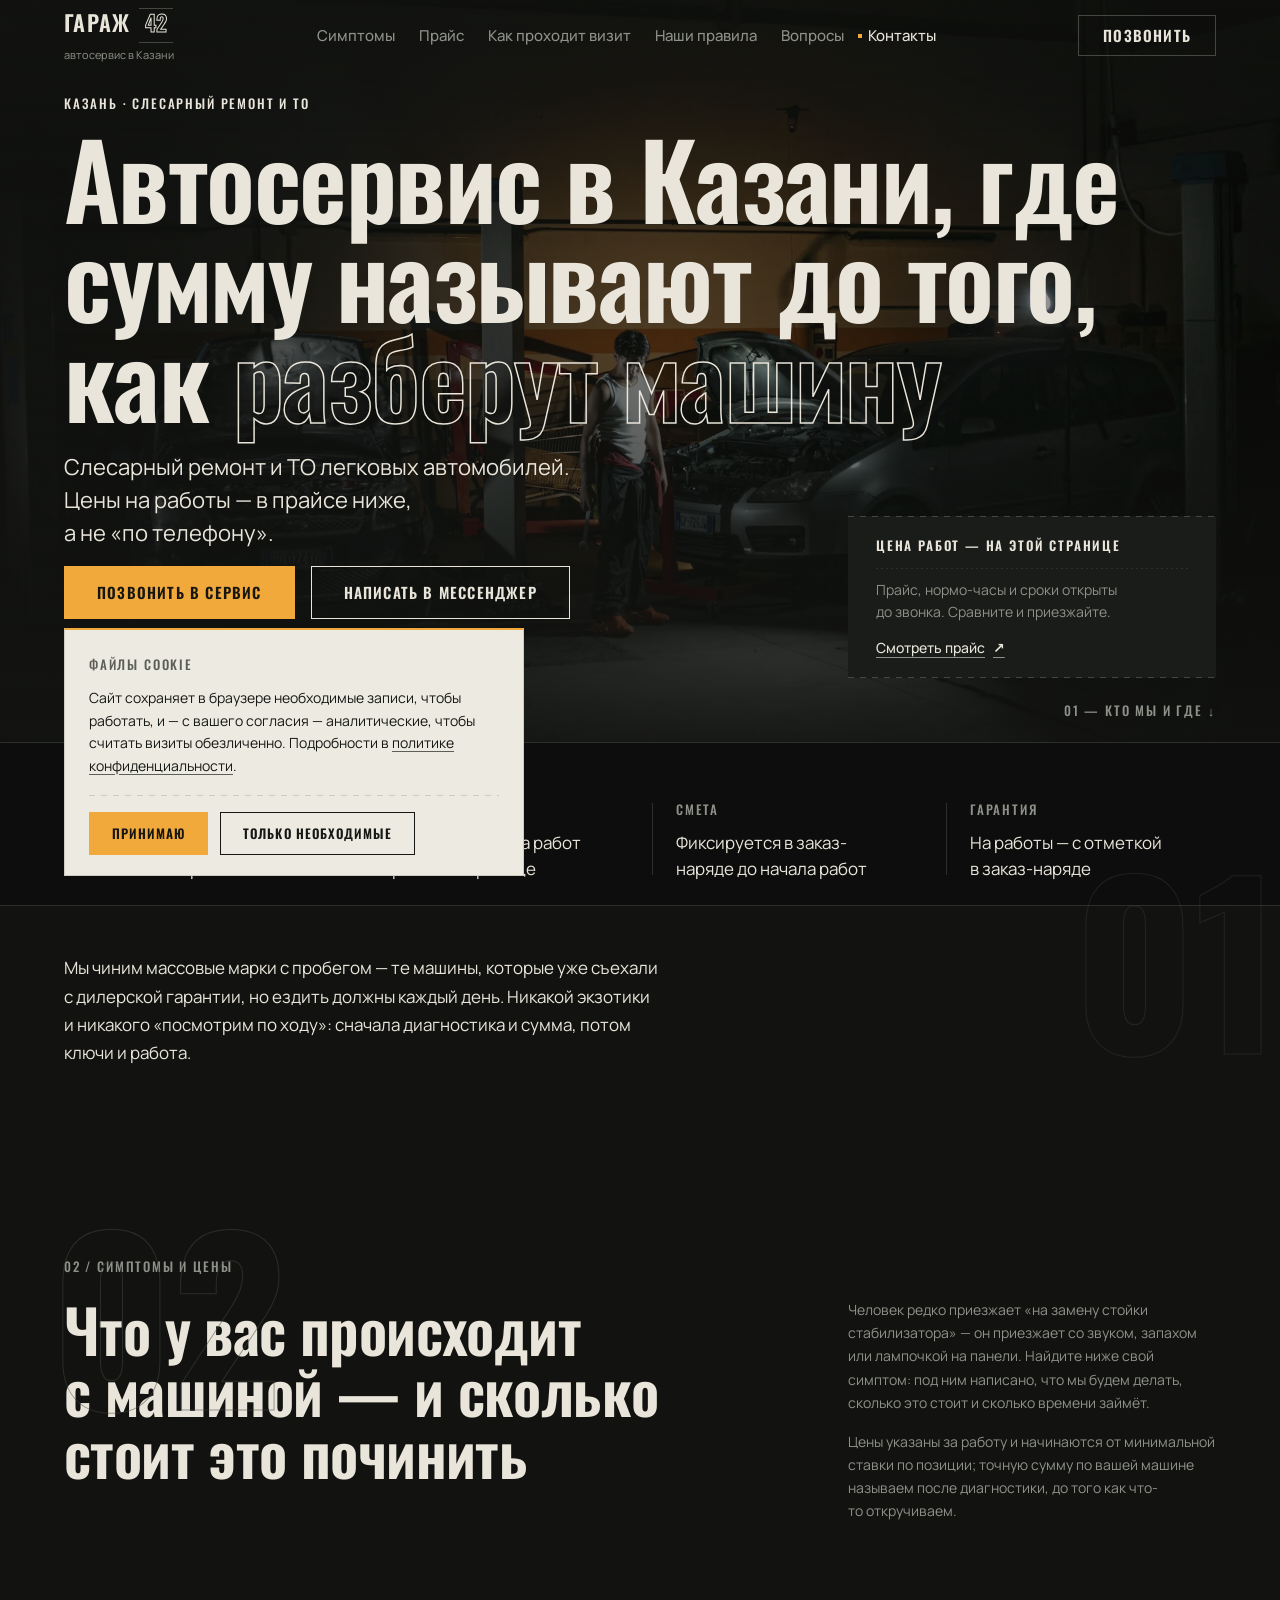
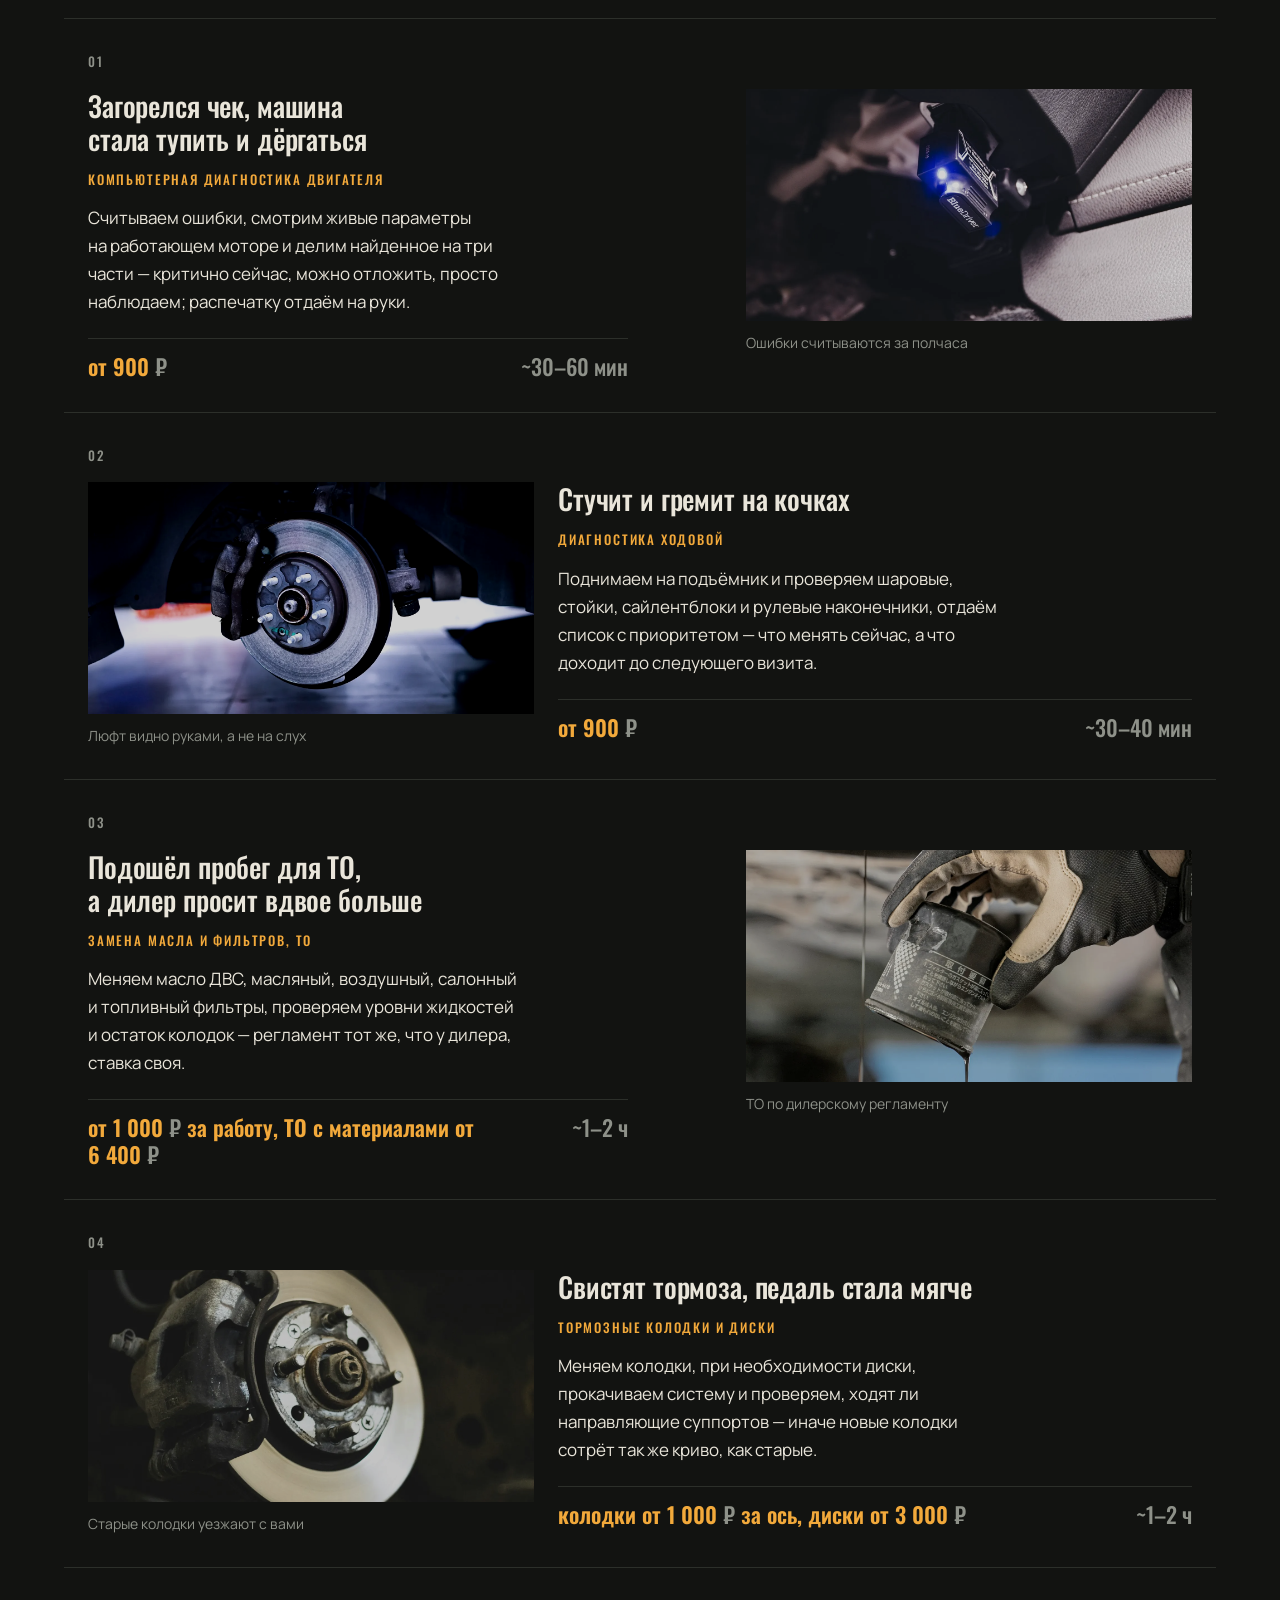
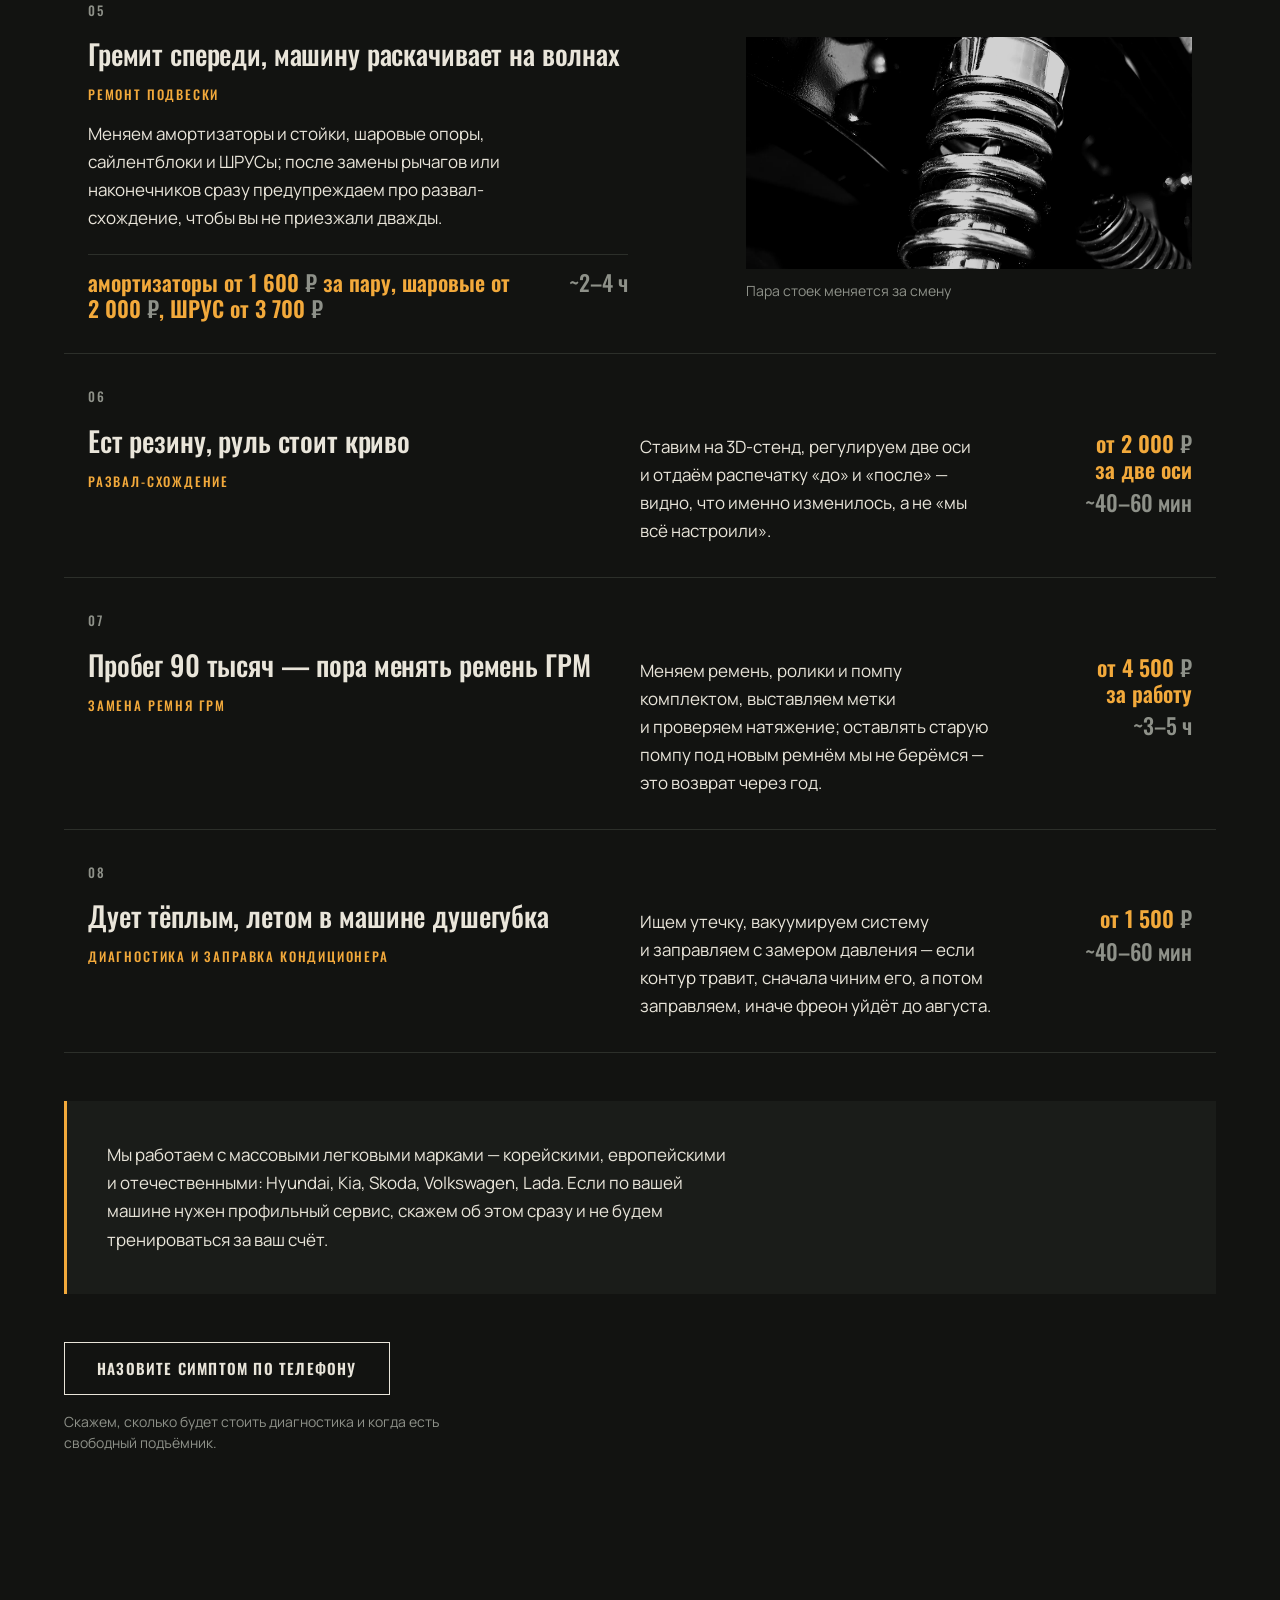
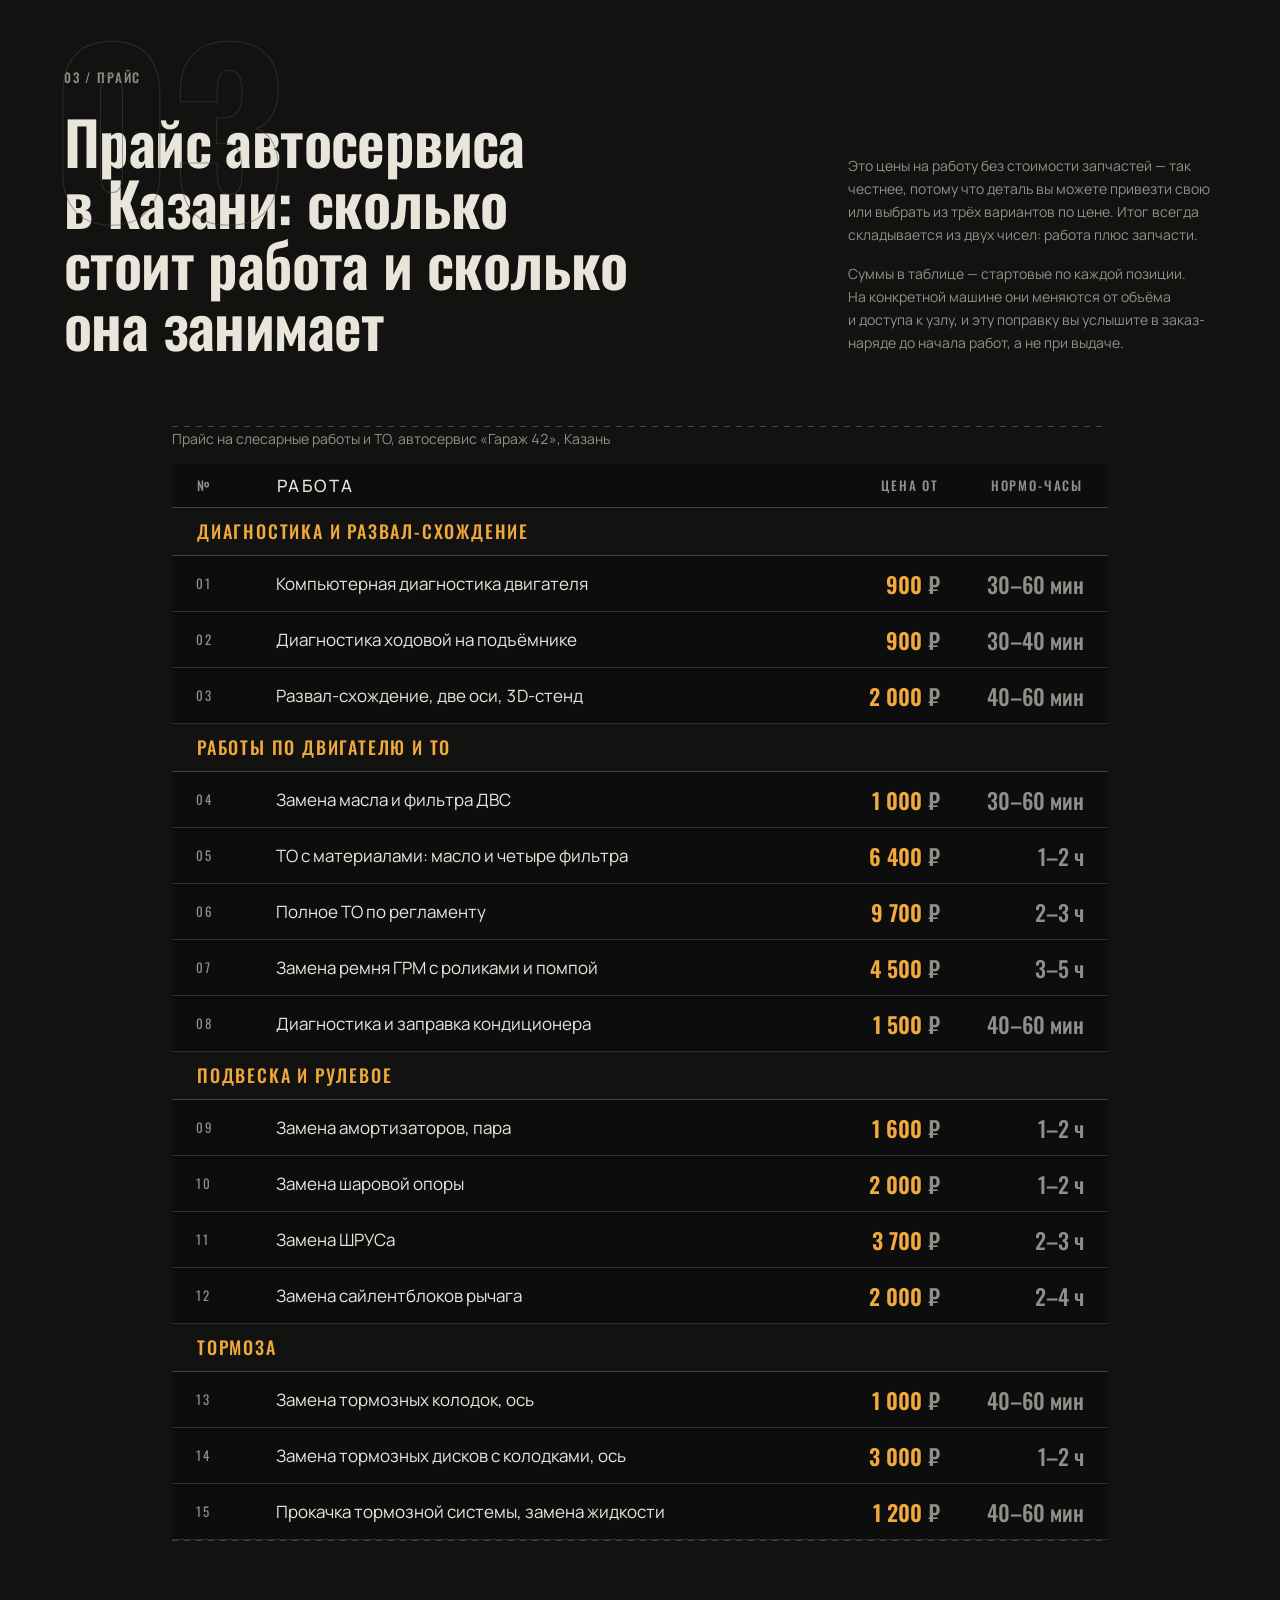
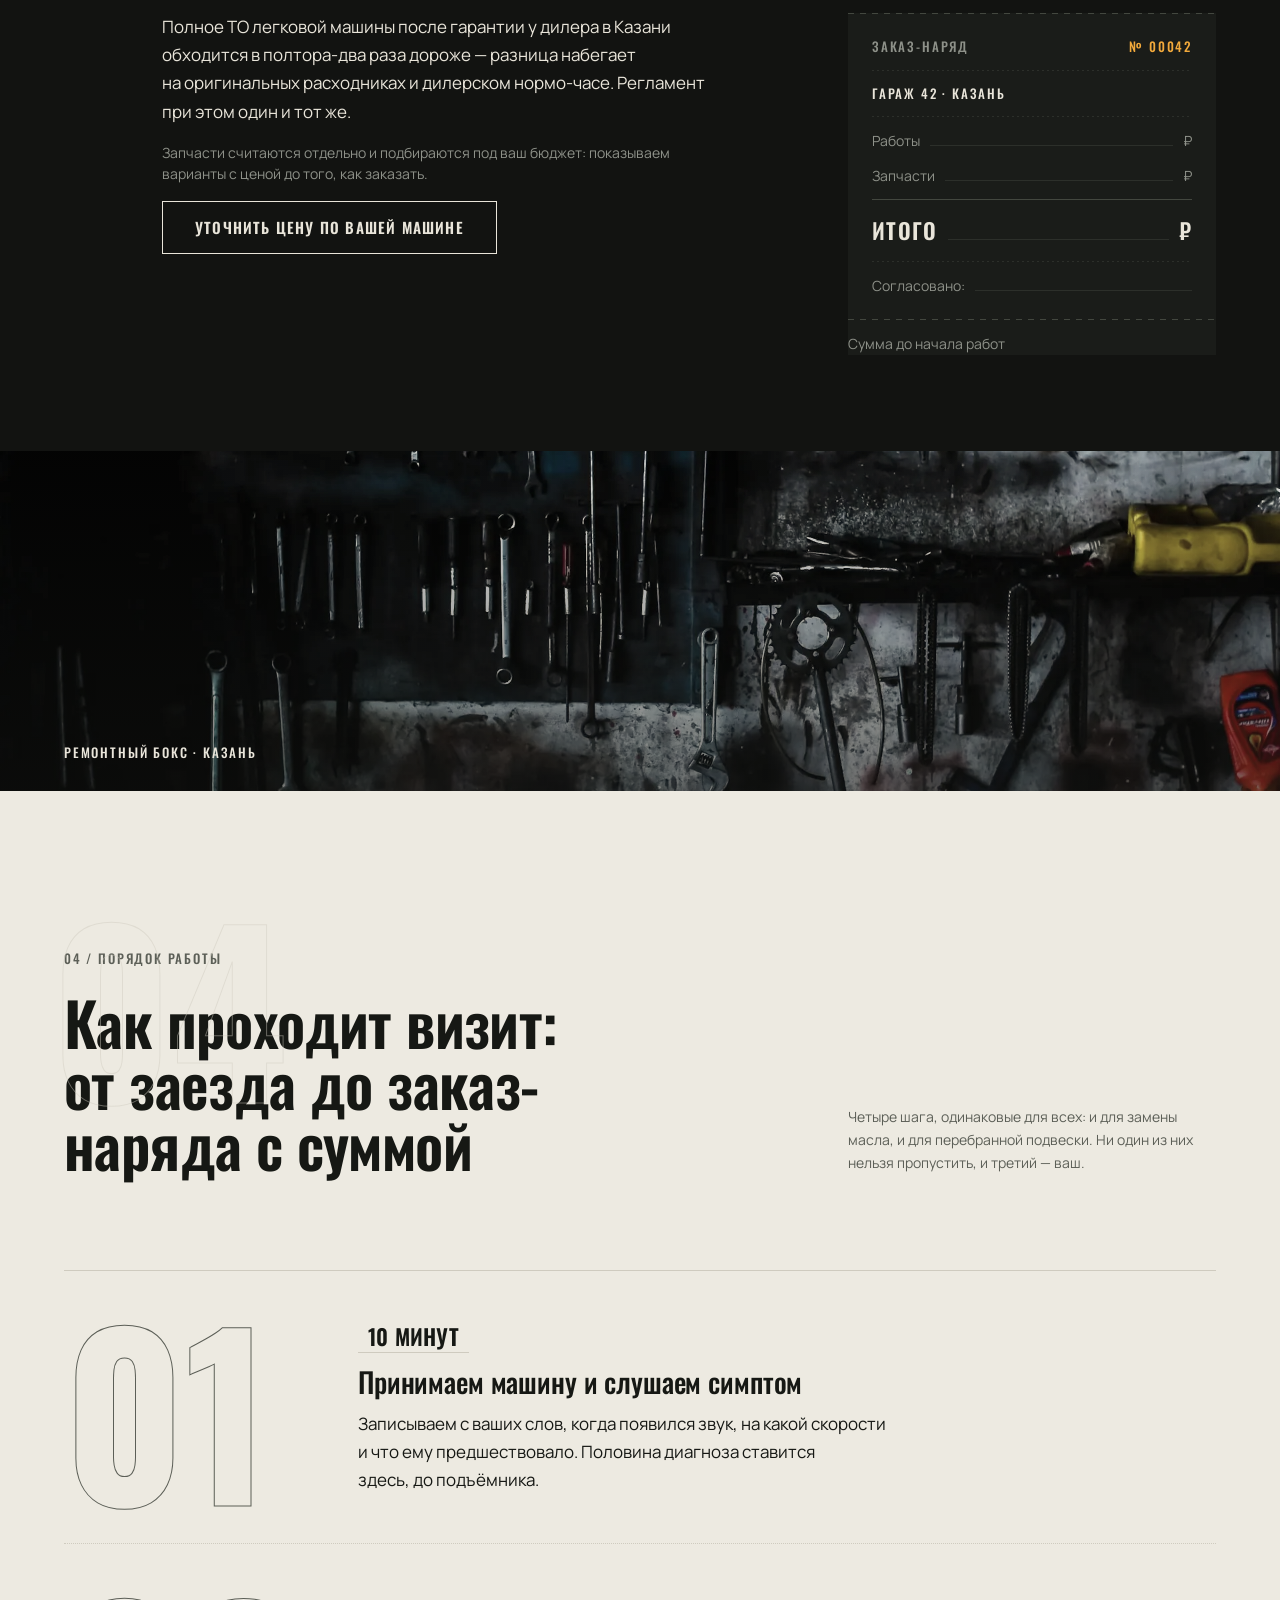
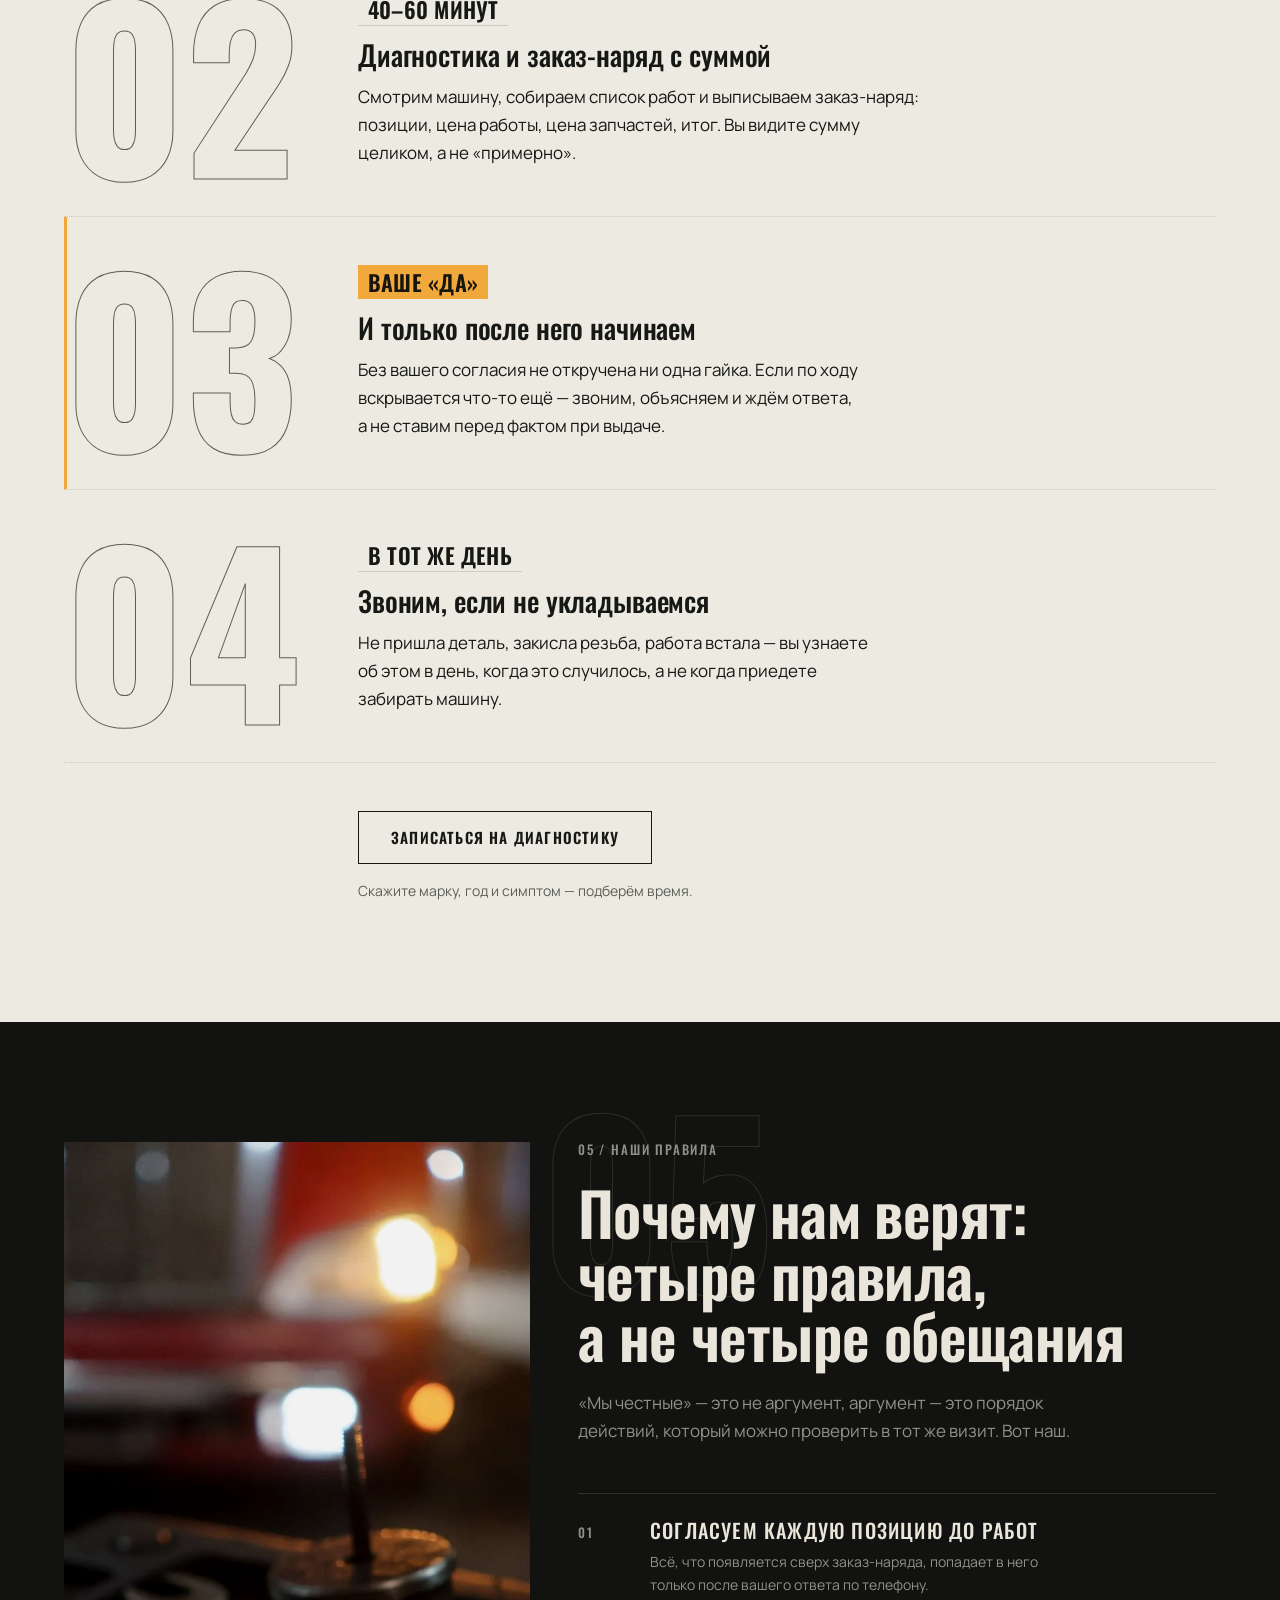
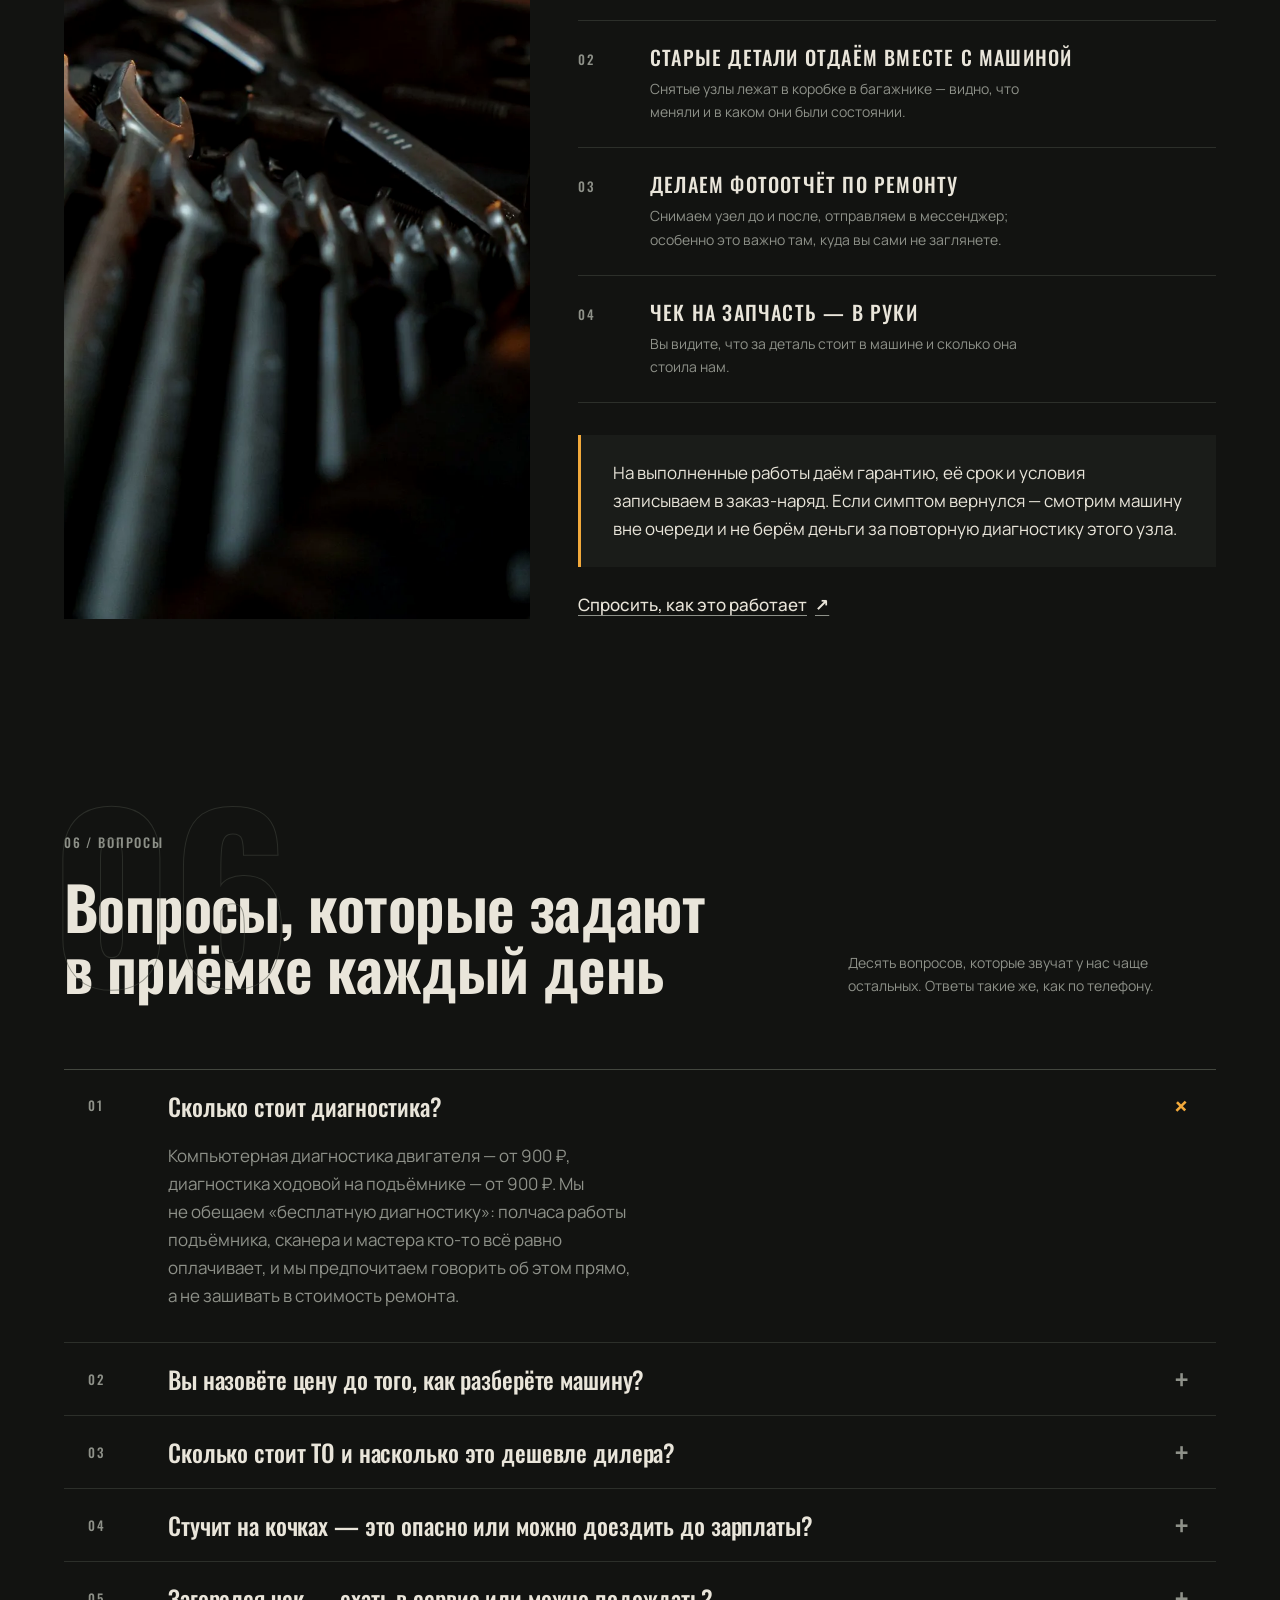
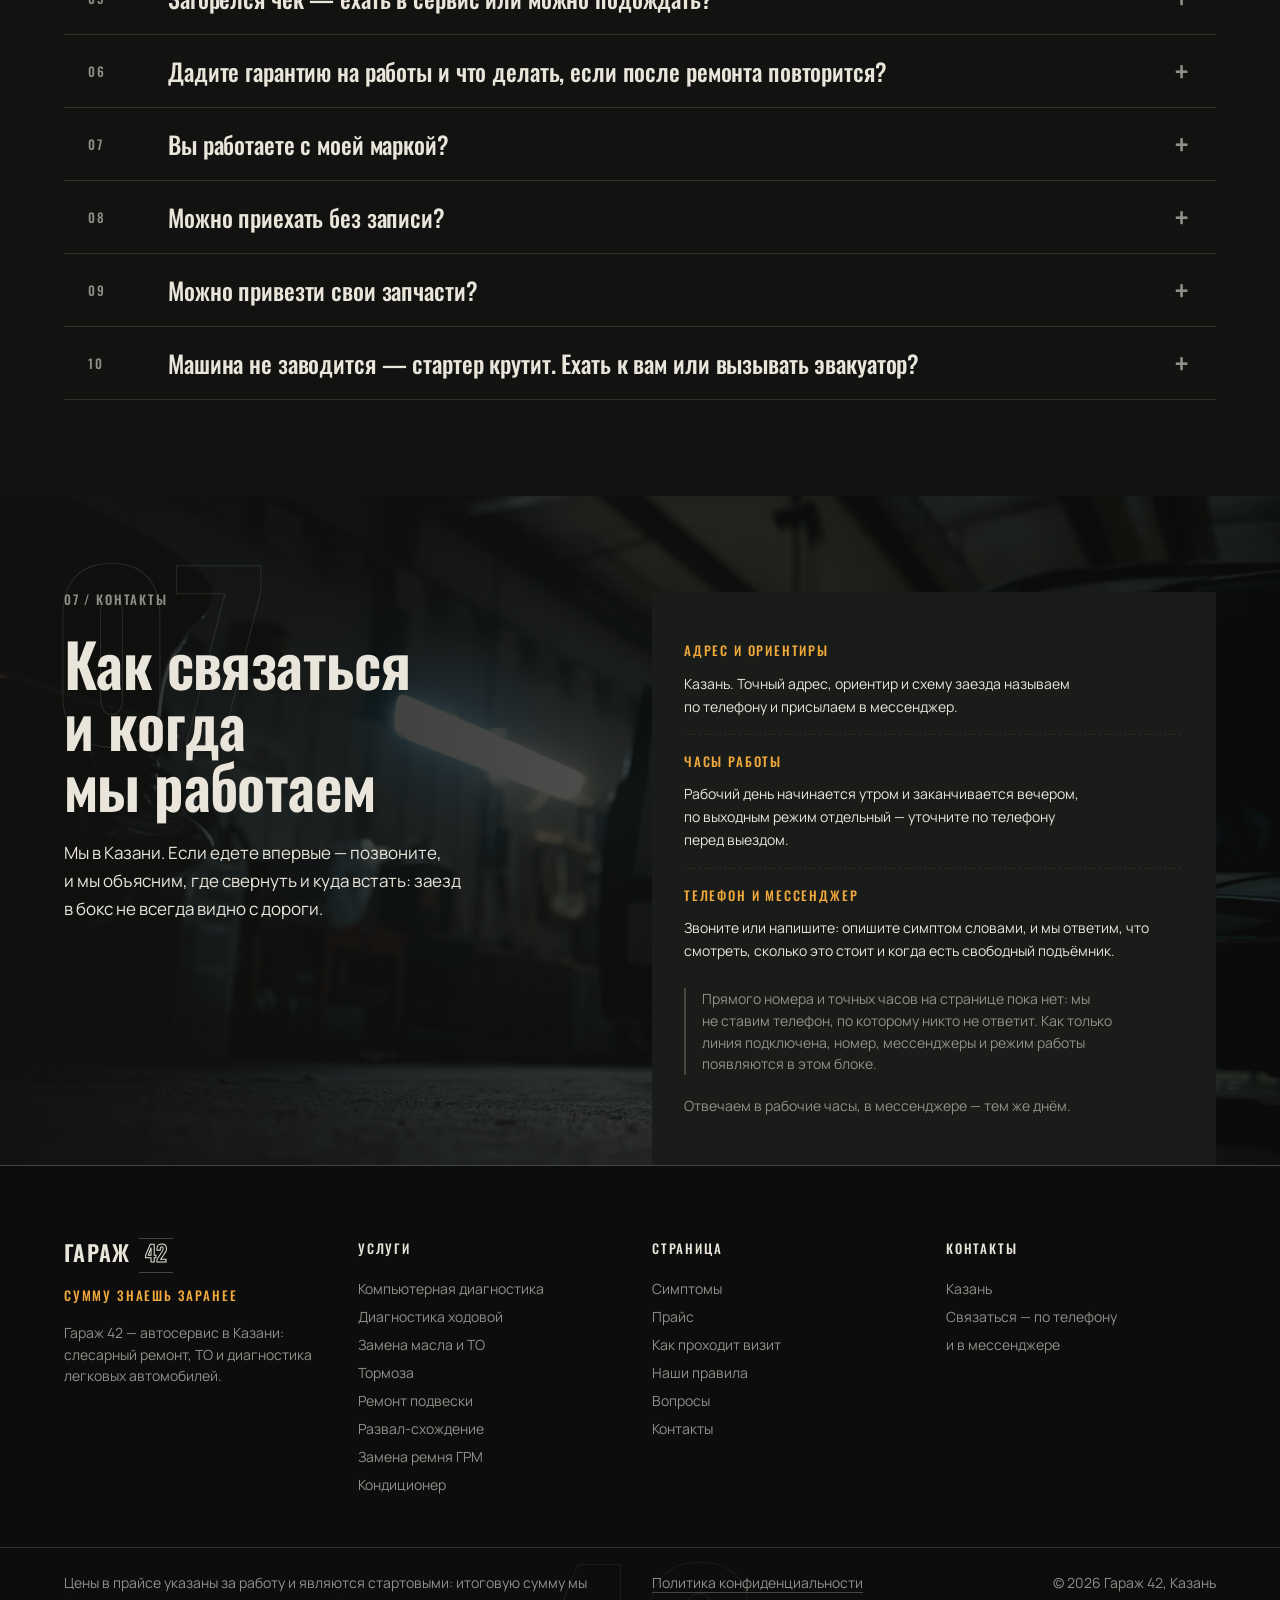
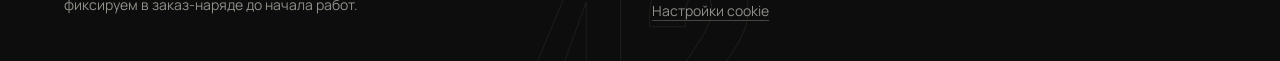
<file: index.html>
<!doctype html>
<html lang="ru">
<head>
<meta charset="utf-8">
<meta name="viewport" content="width=device-width, initial-scale=1">

<title>Автосервис в Казани — ремонт и ТО по прайсу | Гараж 42</title>
<meta name="description" content="Слесарный ремонт, ТО и диагностика в Казани. Цены на работы — открытой таблицей. Сумму фиксируем до начала работ, добавки — только с вашего согласия.">

<link rel="canonical" href="https://egi411.github.io/garazh-42/">

<meta property="og:type" content="website">
<meta property="og:site_name" content="Гараж 42">
<meta property="og:locale" content="ru_RU">
<meta property="og:title" content="Автосервис в Казани, где сумму называют до того, как разберут машину">
<meta property="og:description" content="Слесарный ремонт и ТО в Казани. Цены на работы — в прайсе на сайте, а не «по телефону».">
<meta property="og:url" content="https://egi411.github.io/garazh-42/">
<meta property="og:image" content="https://egi411.github.io/garazh-42/assets/img/og.jpg">
<meta property="og:image:width" content="1200">
<meta property="og:image:height" content="630">
<meta property="og:image:alt" content="Гараж 42 — автосервис в Казани: слесарный ремонт и ТО">

<meta name="twitter:card" content="summary_large_image">

<meta name="theme-color" content="#121311">
<link rel="icon" href="data:image/svg+xml,%3Csvg xmlns='http://www.w3.org/2000/svg' viewBox='0 0 32 32'%3E%3Crect width='32' height='32' fill='%23121311'/%3E%3Cg fill='none' stroke='%23F2A93B' stroke-width='1.7' stroke-linecap='square' stroke-linejoin='miter'%3E%3Cpath d='M13.2 24 V8 L7.2 19.6 H16.3'/%3E%3Cpath d='M18.3 12.6 C18.8 9.4 24.8 9.4 24.6 13.6 C24.4 17.5 18.3 20.2 18.3 24 H24.8'/%3E%3C/g%3E%3C/svg%3E" type="image/svg+xml">

<link rel="apple-touch-icon" href="assets/img/logo.png">

<link rel="preconnect" href="https://fonts.googleapis.com">
<link rel="preconnect" href="https://fonts.gstatic.com" crossorigin>
<link href="https://fonts.googleapis.com/css2?family=Manrope:wght@400;500;700&family=Oswald:wght@400;500;600;700&display=swap" rel="stylesheet">
<link rel="stylesheet" href="assets/style.css">
</head>
<body>

<a class="skip" href="#hero">К&nbsp;содержанию</a>

<!-- ═══════════ ШАПКА ═══════════ -->
<header class="hdr" id="hdr">
  <div class="hdr__in">
    <a class="mark" href="#hero" aria-label="Гараж 42 — автосервис в Казани">
      <span class="mark__row"><span class="mark__word">ГАРАЖ</span><span class="mark__box"><span class="mark__num">42</span></span></span>
      <span class="mark__desc">автосервис в&nbsp;Казани</span>
    </a>

    <nav class="nav" aria-label="Разделы страницы">
      <ul class="nav__list">
        <li><a href="#services">Симптомы</a></li>
        <li><a href="#price">Прайс</a></li>
        <li><a href="#how">Как проходит визит</a></li>
        <li><a href="#trust">Наши правила</a></li>
        <li><a href="#faq">Вопросы</a></li>
        <li><a href="#contacts">Контакты</a></li>
      </ul>
    </nav>

    <div class="hdr__act">
      <a class="btn btn--ghost hdr__call" href="#contacts" data-cta="phone">Позвонить</a>
      <a class="hdr__tel" href="#contacts" data-cta="phone" aria-label="Перейти к контактам">
        <svg class="ic" viewBox="0 0 24 24" fill="none" stroke="currentColor" stroke-width="1.5" stroke-linecap="square" stroke-linejoin="miter" aria-hidden="true"><rect x="7" y="3" width="10" height="18"/><path d="M9.5 6.5h5"/><path d="M11 17.5h2v2h-2z"/></svg>
      </a>
      <button class="burger" id="burger" type="button" aria-expanded="false" aria-controls="mmenu" aria-label="Открыть меню">
        <span></span><span></span>
      </button>
    </div>
  </div>
</header>

<!-- ═══════════ МОБИЛЬНОЕ МЕНЮ ═══════════ -->
<div class="mmenu" id="mmenu" hidden>
  <div class="mmenu__top">
    <span class="mark__row"><span class="mark__word">ГАРАЖ</span><span class="mark__box"><span class="mark__num">42</span></span></span>
    <button class="mclose" id="mclose" type="button" aria-label="Закрыть меню">
      <svg viewBox="0 0 24 24" fill="none" stroke="currentColor" stroke-width="1.5" stroke-linecap="square" stroke-linejoin="miter" aria-hidden="true"><path d="M5 5l14 14M19 5L5 19"/></svg>
    </button>
  </div>
  <ul class="mmenu__list">
    <li><a href="#services"><i>02</i>Симптомы</a></li>
    <li><a href="#price"><i>03</i>Прайс</a></li>
    <li><a href="#how"><i>04</i>Как проходит визит</a></li>
    <li><a href="#trust"><i>05</i>Наши правила</a></li>
    <li><a href="#faq"><i>06</i>Вопросы</a></li>
    <li><a href="#contacts"><i>07</i>Контакты</a></li>
  </ul>
  <p class="mmenu__note">Слесарный ремонт и&nbsp;ТО, Казань</p>
  <a class="btn btn--fill mmenu__cta" href="#contacts" data-cta="phone">Позвонить в&nbsp;сервис</a>
</div>

<main>

<!-- ═══════════ HERO ═══════════ -->
<section class="hero" id="hero">
  <div class="hero__media">
    <picture><source type="image/webp" srcset="assets/img/hero.webp"><img src="assets/img/hero.jpg" width="1920" height="1280" alt="Ремонтный бокс: две обычные легковые машины с открытыми капотами, переносная лампа даёт единственный свет" fetchpriority="high" decoding="async"></picture>
    <div class="hero__shade" aria-hidden="true"></div>
  </div>

  <div class="hero__in">
    <p class="eyebrow hero__eyebrow anim" data-anim="1">Казань · слесарный ремонт и&nbsp;ТО</p>

    <h1 class="hero__title anim" data-anim="2">Автосервис в&nbsp;Казани, где сумму называют до&nbsp;того, как <span class="hollow">разберут машину</span></h1>

    <div class="hero__cols">
      <div class="hero__left">
        <p class="lead hero__lead anim" data-anim="3">Слесарный ремонт и&nbsp;ТО легковых автомобилей. Цены на&nbsp;работы — в&nbsp;прайсе ниже, а&nbsp;не&nbsp;«по&nbsp;телефону».</p>

        <div class="cta-row anim" data-anim="4">
          <a class="btn btn--fill" href="#contacts" data-cta="phone">Позвонить в&nbsp;сервис</a>
          <a class="btn btn--line" href="#contacts" data-cta="whatsapp">Написать в&nbsp;мессенджер</a>
        </div>
        <p class="cta-note anim" data-anim="5">Расскажите симптом — скажем, что смотреть и&nbsp;сколько это займёт.</p>
      </div>

      <aside class="slip hero__slip anim" data-anim="6">
        <span class="perf" aria-hidden="true"></span>
        <p class="slip__ttl">Цена работ — на&nbsp;этой странице</p>
        <span class="dots" aria-hidden="true"></span>
        <p class="slip__txt">Прайс, нормо-часы и&nbsp;сроки открыты до&nbsp;звонка. Сравните и&nbsp;приезжайте.</p>
        <a class="tlink" href="#price">Смотреть прайс</a>
        <span class="perf" aria-hidden="true"></span>
      </aside>
    </div>

    <span class="stamp hero__stamp" aria-hidden="true">42</span>
    <p class="hero__hint"><a href="#facts">01 — кто мы и&nbsp;где <span aria-hidden="true">↓</span></a></p>
  </div>
</section>

<!-- ═══════════ 01 · ДОВЕРИЕ СРАЗУ ═══════════ -->
<section class="facts" id="facts" aria-label="Коротко о сервисе">
  <div class="facts__strip">
    <div class="wrap">
      <p class="eyebrow">01 / Коротко о&nbsp;нас</p>
      <dl class="facts__grid">
        <div class="facts__cell"><dt>Город</dt><dd>Казань, СТО для легковых машин после гарантии</dd></div>
        <div class="facts__cell"><dt>Прайс</dt><dd>Открытая таблица работ прямо на&nbsp;странице</dd></div>
        <div class="facts__cell"><dt>Смета</dt><dd>Фиксируется в&nbsp;заказ-наряде до&nbsp;начала работ</dd></div>
        <div class="facts__cell"><dt>Гарантия</dt><dd>На&nbsp;работы — с&nbsp;отметкой в&nbsp;заказ-наряде</dd></div>
      </dl>
    </div>
  </div>
  <div class="wrap facts__tail">
    <span class="stamp stamp--side" aria-hidden="true">01</span>
    <p class="body facts__p">Мы чиним массовые марки с&nbsp;пробегом — те машины, которые уже съехали с&nbsp;дилерской гарантии, но ездить должны каждый день. Никакой экзотики и&nbsp;никакого «посмотрим по&nbsp;ходу»: сначала диагностика и&nbsp;сумма, потом ключи и&nbsp;работа.</p>
  </div>
</section>

<!-- ═══════════ 02 · ЧТО СЛОМАЛОСЬ ═══════════ -->
<section class="svc" id="services" aria-labelledby="svc-h">
  <div class="wrap">
    <div class="sec-head">
      <span class="stamp stamp--behind" aria-hidden="true">02</span>
      <p class="eyebrow">02 / Симптомы и&nbsp;цены</p>
      <h2 class="h2" id="svc-h">Что у&nbsp;вас происходит с&nbsp;машиной — и&nbsp;сколько стоит это починить</h2>
      <div class="sec-head__aside">
        <p class="body">Человек редко приезжает «на&nbsp;замену стойки стабилизатора» — он приезжает со&nbsp;звуком, запахом или лампочкой на&nbsp;панели. Найдите ниже свой симптом: под ним написано, что мы&nbsp;будем делать, сколько это стоит и&nbsp;сколько времени займёт.</p>
        <p class="body">Цены указаны за&nbsp;работу и&nbsp;начинаются от&nbsp;минимальной ставки по&nbsp;позиции; точную сумму по&nbsp;вашей машине называем после диагностики, до&nbsp;того как что-то откручиваем.</p>
      </div>
    </div>

    <div class="svc__list">

      <article class="item item--r" id="s-diagnostika">
        <p class="item__n">01</p>
        <div class="item__txt">
          <h3 class="h3">Загорелся чек, машина стала тупить и&nbsp;дёргаться</h3>
          <p class="item__unit">Компьютерная диагностика двигателя</p>
          <p class="body item__do">Считываем ошибки, смотрим живые параметры на&nbsp;работающем моторе и&nbsp;делим найденное на&nbsp;три части — критично сейчас, можно отложить, просто наблюдаем; распечатку отдаём на&nbsp;руки.</p>
          <p class="item__meta"><span class="price">от 900&nbsp;<i>₽</i></span><span class="time">~30–60&nbsp;мин</span></p>
        </div>
        <figure class="item__fig">
          <picture><source type="image/webp" srcset="assets/img/services-1.webp"><img src="assets/img/services-1.jpg" width="1600" height="1067" alt="Диагностический сканер подключён к разъёму под торпедой автомобиля" loading="lazy" decoding="async"></picture>
          <figcaption>Ошибки считываются за&nbsp;полчаса</figcaption>
        </figure>
      </article>

      <article class="item item--l" id="s-hodovaya">
        <p class="item__n">02</p>
        <div class="item__txt">
          <h3 class="h3">Стучит и&nbsp;гремит на&nbsp;кочках</h3>
          <p class="item__unit">Диагностика ходовой</p>
          <p class="body item__do">Поднимаем на&nbsp;подъёмник и&nbsp;проверяем шаровые, стойки, сайлентблоки и&nbsp;рулевые наконечники, отдаём список с&nbsp;приоритетом — что менять сейчас, а&nbsp;что доходит до&nbsp;следующего визита.</p>
          <p class="item__meta"><span class="price">от 900&nbsp;<i>₽</i></span><span class="time">~30–40&nbsp;мин</span></p>
        </div>
        <figure class="item__fig item__fig--m">
          <picture><source type="image/webp" srcset="assets/img/services-2.webp"><img src="assets/img/services-2.jpg" width="1600" height="1067" alt="Автомобиль на подъёмнике со снятым колесом: тормозной диск, ступица и рычаг" loading="lazy" decoding="async"></picture>
          <figcaption>Люфт видно руками, а&nbsp;не&nbsp;на&nbsp;слух</figcaption>
        </figure>
      </article>

      <article class="item item--r" id="s-to-maslo">
        <p class="item__n">03</p>
        <div class="item__txt">
          <h3 class="h3">Подошёл пробег для ТО, а&nbsp;дилер просит вдвое больше</h3>
          <p class="item__unit">Замена масла и&nbsp;фильтров, ТО</p>
          <p class="body item__do">Меняем масло ДВС, масляный, воздушный, салонный и&nbsp;топливный фильтры, проверяем уровни жидкостей и&nbsp;остаток колодок — регламент тот же, что у&nbsp;дилера, ставка своя.</p>
          <p class="item__meta"><span class="price">от 1&nbsp;000&nbsp;<i>₽</i> за&nbsp;работу, ТО с&nbsp;материалами от 6&nbsp;400&nbsp;<i>₽</i></span><span class="time">~1–2&nbsp;ч</span></p>
        </div>
        <figure class="item__fig">
          <picture><source type="image/webp" srcset="assets/img/services-3.webp"><img src="assets/img/services-3.jpg" width="1600" height="2400" alt="Рука в перчатке снимает масляный фильтр, отработанное масло стекает в поддон" loading="lazy" decoding="async" style="object-position:center 58%"></picture>
          <figcaption>ТО по&nbsp;дилерскому регламенту</figcaption>
        </figure>
      </article>

      <article class="item item--l" id="s-tormoza">
        <p class="item__n">04</p>
        <div class="item__txt">
          <h3 class="h3">Свистят тормоза, педаль стала мягче</h3>
          <p class="item__unit">Тормозные колодки и&nbsp;диски</p>
          <p class="body item__do">Меняем колодки, при необходимости диски, прокачиваем систему и&nbsp;проверяем, ходят ли направляющие суппортов — иначе новые колодки сотрёт так же криво, как старые.</p>
          <p class="item__meta"><span class="price">колодки от 1&nbsp;000&nbsp;<i>₽</i> за&nbsp;ось, диски от 3&nbsp;000&nbsp;<i>₽</i></span><span class="time">~1–2&nbsp;ч</span></p>
        </div>
        <figure class="item__fig item__fig--m">
          <picture><source type="image/webp" srcset="assets/img/services-4.webp"><img src="assets/img/services-4.jpg" width="1600" height="1067" alt="Макро тормозного диска и суппорта на снятом колесе" loading="lazy" decoding="async"></picture>
          <figcaption>Старые колодки уезжают с&nbsp;вами</figcaption>
        </figure>
      </article>

      <article class="item item--r" id="s-podveska">
        <p class="item__n">05</p>
        <div class="item__txt">
          <h3 class="h3">Гремит спереди, машину раскачивает на&nbsp;волнах</h3>
          <p class="item__unit">Ремонт подвески</p>
          <p class="body item__do">Меняем амортизаторы и&nbsp;стойки, шаровые опоры, сайлентблоки и&nbsp;ШРУСы; после замены рычагов или наконечников сразу предупреждаем про развал-схождение, чтобы вы не&nbsp;приезжали дважды.</p>
          <p class="item__meta"><span class="price">амортизаторы от 1&nbsp;600&nbsp;<i>₽</i> за&nbsp;пару, шаровые от 2&nbsp;000&nbsp;<i>₽</i>, ШРУС от 3&nbsp;700&nbsp;<i>₽</i></span><span class="time">~2–4&nbsp;ч</span></p>
        </div>
        <figure class="item__fig">
          <picture><source type="image/webp" srcset="assets/img/services-5.webp"><img src="assets/img/services-5.jpg" width="1600" height="986" alt="Чёрно-белое макро витой пружины амортизатора" loading="lazy" decoding="async"></picture>
          <figcaption>Пара стоек меняется за&nbsp;смену</figcaption>
        </figure>
      </article>

      <article class="item item--flat" id="s-razval">
        <p class="item__n">06</p>
        <div class="item__txt">
          <h3 class="h3">Ест резину, руль стоит криво</h3>
          <p class="item__unit">Развал-схождение</p>
        </div>
        <p class="body item__do">Ставим на&nbsp;3D-стенд, регулируем две оси и&nbsp;отдаём распечатку «до» и&nbsp;«после» — видно, что именно изменилось, а&nbsp;не&nbsp;«мы всё настроили».</p>
        <p class="item__meta"><span class="price">от 2&nbsp;000&nbsp;<i>₽</i> за&nbsp;две&nbsp;оси</span><span class="time">~40–60&nbsp;мин</span></p>
      </article>

      <article class="item item--flat" id="s-grm">
        <p class="item__n">07</p>
        <div class="item__txt">
          <h3 class="h3">Пробег 90&nbsp;тысяч — пора менять ремень ГРМ</h3>
          <p class="item__unit">Замена ремня ГРМ</p>
        </div>
        <p class="body item__do">Меняем ремень, ролики и&nbsp;помпу комплектом, выставляем метки и&nbsp;проверяем натяжение; оставлять старую помпу под новым ремнём мы не&nbsp;берёмся — это возврат через год.</p>
        <p class="item__meta"><span class="price">от 4&nbsp;500&nbsp;<i>₽</i> за&nbsp;работу</span><span class="time">~3–5&nbsp;ч</span></p>
      </article>

      <article class="item item--flat" id="s-konditsioner">
        <p class="item__n">08</p>
        <div class="item__txt">
          <h3 class="h3">Дует тёплым, летом в&nbsp;машине душегубка</h3>
          <p class="item__unit">Диагностика и&nbsp;заправка кондиционера</p>
        </div>
        <p class="body item__do">Ищем утечку, вакуумируем систему и&nbsp;заправляем с&nbsp;замером давления — если контур травит, сначала чиним его, а&nbsp;потом заправляем, иначе фреон уйдёт до&nbsp;августа.</p>
        <p class="item__meta"><span class="price">от 1&nbsp;500&nbsp;<i>₽</i></span><span class="time">~40–60&nbsp;мин</span></p>
      </article>

    </div>

    <div class="brands">
      <p class="body">Мы работаем с&nbsp;массовыми легковыми марками — корейскими, европейскими и&nbsp;отечественными: Hyundai, Kia, Skoda, Volkswagen, Lada. Если по&nbsp;вашей машине нужен профильный сервис, скажем об&nbsp;этом сразу и&nbsp;не&nbsp;будем тренироваться за&nbsp;ваш счёт.</p>
    </div>

    <div class="svc__cta">
      <a class="btn btn--line" href="#contacts" data-cta="phone">Назовите симптом по&nbsp;телефону</a>
      <p class="cta-note">Скажем, сколько будет стоить диагностика и&nbsp;когда есть свободный подъёмник.</p>
    </div>
  </div>
</section>

<!-- ═══════════ 03 · ПРАЙС КАК ТЕХКАРТА ═══════════ -->
<section class="price" id="price" aria-labelledby="price-h">
  <div class="wrap">
    <div class="sec-head">
      <span class="stamp stamp--behind" aria-hidden="true">03</span>
      <p class="eyebrow">03 / Прайс</p>
      <h2 class="h2" id="price-h">Прайс автосервиса в&nbsp;Казани: сколько стоит работа и&nbsp;сколько она занимает</h2>
      <div class="sec-head__aside">
        <p class="body">Это цены на&nbsp;работу без стоимости запчастей — так честнее, потому что деталь вы можете привезти свою или выбрать из&nbsp;трёх вариантов по&nbsp;цене. Итог всегда складывается из&nbsp;двух чисел: работа плюс запчасти.</p>
        <p class="body">Суммы в&nbsp;таблице — стартовые по&nbsp;каждой позиции. На&nbsp;конкретной машине они меняются от&nbsp;объёма и&nbsp;доступа к&nbsp;узлу, и&nbsp;эту поправку вы услышите в&nbsp;заказ-наряде до&nbsp;начала работ, а&nbsp;не&nbsp;при выдаче.</p>
      </div>
    </div>

    <div class="price__tablewrap">
      <p class="price__mhead" aria-hidden="true">Работа · Цена от · Нормо-часы</p>
      <span class="perf" aria-hidden="true"></span>
      <table class="card-table">
        <caption>Прайс на&nbsp;слесарные работы и&nbsp;ТО, автосервис «Гараж&nbsp;42», Казань</caption>
        <thead>
          <tr>
            <th scope="col" class="n">№</th>
            <th scope="col" class="work">Работа</th>
            <th scope="col" class="price-h">Цена от</th>
            <th scope="col" class="time-h">Нормо-часы</th>
          </tr>
        </thead>
        <tbody>
          <tr class="grp"><th scope="colgroup" colspan="4">Диагностика и&nbsp;развал-схождение</th></tr>
          <tr><td class="n">01</td><td class="work">Компьютерная диагностика двигателя</td><td class="price">900&nbsp;<i>₽</i></td><td class="time">30–60&nbsp;мин</td></tr>
          <tr><td class="n">02</td><td class="work">Диагностика ходовой на&nbsp;подъёмнике</td><td class="price">900&nbsp;<i>₽</i></td><td class="time">30–40&nbsp;мин</td></tr>
          <tr><td class="n">03</td><td class="work">Развал-схождение, две оси, 3D-стенд</td><td class="price">2&nbsp;000&nbsp;<i>₽</i></td><td class="time">40–60&nbsp;мин</td></tr>

          <tr class="grp"><th scope="colgroup" colspan="4">Работы по&nbsp;двигателю и&nbsp;ТО</th></tr>
          <tr><td class="n">04</td><td class="work">Замена масла и&nbsp;фильтра ДВС</td><td class="price">1&nbsp;000&nbsp;<i>₽</i></td><td class="time">30–60&nbsp;мин</td></tr>
          <tr><td class="n">05</td><td class="work">ТО с&nbsp;материалами: масло и&nbsp;четыре фильтра</td><td class="price">6&nbsp;400&nbsp;<i>₽</i></td><td class="time">1–2&nbsp;ч</td></tr>
          <tr><td class="n">06</td><td class="work">Полное ТО по&nbsp;регламенту</td><td class="price">9&nbsp;700&nbsp;<i>₽</i></td><td class="time">2–3&nbsp;ч</td></tr>
          <tr><td class="n">07</td><td class="work">Замена ремня ГРМ с&nbsp;роликами и&nbsp;помпой</td><td class="price">4&nbsp;500&nbsp;<i>₽</i></td><td class="time">3–5&nbsp;ч</td></tr>
          <tr><td class="n">08</td><td class="work">Диагностика и&nbsp;заправка кондиционера</td><td class="price">1&nbsp;500&nbsp;<i>₽</i></td><td class="time">40–60&nbsp;мин</td></tr>

          <tr class="grp"><th scope="colgroup" colspan="4">Подвеска и&nbsp;рулевое</th></tr>
          <tr><td class="n">09</td><td class="work">Замена амортизаторов, пара</td><td class="price">1&nbsp;600&nbsp;<i>₽</i></td><td class="time">1–2&nbsp;ч</td></tr>
          <tr><td class="n">10</td><td class="work">Замена шаровой опоры</td><td class="price">2&nbsp;000&nbsp;<i>₽</i></td><td class="time">1–2&nbsp;ч</td></tr>
          <tr><td class="n">11</td><td class="work">Замена ШРУСа</td><td class="price">3&nbsp;700&nbsp;<i>₽</i></td><td class="time">2–3&nbsp;ч</td></tr>
          <tr><td class="n">12</td><td class="work">Замена сайлентблоков рычага</td><td class="price">2&nbsp;000&nbsp;<i>₽</i></td><td class="time">2–4&nbsp;ч</td></tr>

          <tr class="grp"><th scope="colgroup" colspan="4">Тормоза</th></tr>
          <tr><td class="n">13</td><td class="work">Замена тормозных колодок, ось</td><td class="price">1&nbsp;000&nbsp;<i>₽</i></td><td class="time">40–60&nbsp;мин</td></tr>
          <tr><td class="n">14</td><td class="work">Замена тормозных дисков с&nbsp;колодками, ось</td><td class="price">3&nbsp;000&nbsp;<i>₽</i></td><td class="time">1–2&nbsp;ч</td></tr>
          <tr><td class="n">15</td><td class="work">Прокачка тормозной системы, замена жидкости</td><td class="price">1&nbsp;200&nbsp;<i>₽</i></td><td class="time">40–60&nbsp;мин</td></tr>
        </tbody>
      </table>
      <span class="perf" aria-hidden="true"></span>
    </div>

    <div class="price__foot">
      <div class="price__notes">
        <p class="body">Полное ТО легковой машины после гарантии у&nbsp;дилера в&nbsp;Казани обходится в&nbsp;полтора-два раза дороже — разница набегает на&nbsp;оригинальных расходниках и&nbsp;дилерском нормо-часе. Регламент при этом один и&nbsp;тот же.</p>
        <p class="small">Запчасти считаются отдельно и&nbsp;подбираются под ваш бюджет: показываем варианты с&nbsp;ценой до&nbsp;того, как заказать.</p>
        <a class="btn btn--line" href="#contacts" data-cta="phone">Уточнить цену по&nbsp;вашей машине</a>
      </div>

      <figure class="blank" aria-label="Образец бланка заказ-наряда">
        <span class="perf" aria-hidden="true"></span>
        <div class="blank__body">
          <p class="blank__hd"><span>Заказ-наряд</span><span class="blank__no">№ 00042</span></p>
          <span class="dots" aria-hidden="true"></span>
          <p class="blank__org">Гараж 42 · Казань</p>
          <span class="dots" aria-hidden="true"></span>
          <p class="blank__line"><span>Работы</span><em></em><i>₽</i></p>
          <p class="blank__line"><span>Запчасти</span><em></em><i>₽</i></p>
          <span class="rule" aria-hidden="true"></span>
          <p class="blank__line blank__line--tot"><span>Итого</span><em></em><i>₽</i></p>
          <span class="dots" aria-hidden="true"></span>
          <p class="blank__sign"><span>Согласовано:</span><em></em></p>
        </div>
        <span class="perf" aria-hidden="true"></span>
        <figcaption>Сумма до&nbsp;начала работ</figcaption>
      </figure>
    </div>
  </div>
</section>

<!-- ═══════════ ФОТОПОЛОСА-РАЗДЕЛИТЕЛЬ ═══════════ -->
<div class="strip">
  <picture><source type="image/webp" srcset="assets/img/strip.webp"><img src="assets/img/strip.jpg" width="1920" height="1440" alt="Стена ремонтной мастерской: ключи на держателях и канистры масла" loading="lazy" decoding="async"></picture>
  <span class="strip__shade" aria-hidden="true"></span>
  <p class="strip__cap">Ремонтный бокс · Казань</p>
</div>

<!-- ═══════════ 04 · КАК ПРОХОДИТ ВИЗИТ ═══════════ -->
<section class="how" id="how" aria-labelledby="how-h">
  <div class="wrap">
    <div class="sec-head">
      <span class="stamp stamp--behind stamp--paper" aria-hidden="true">04</span>
      <p class="eyebrow">04 / Порядок работы</p>
      <h2 class="h2" id="how-h">Как проходит визит: от&nbsp;заезда до&nbsp;заказ-наряда с&nbsp;суммой</h2>
      <div class="sec-head__aside">
        <p class="body">Четыре шага, одинаковые для всех: и&nbsp;для замены масла, и&nbsp;для перебранной подвески. Ни&nbsp;один из&nbsp;них нельзя пропустить, и&nbsp;третий — ваш.</p>
      </div>
    </div>

    <ol class="steps">
      <li class="step">
        <span class="stamp stamp--paper step__n" aria-hidden="true">01</span>
        <div class="step__body">
          <p class="chip">10 минут</p>
          <h3 class="h3">Принимаем машину и&nbsp;слушаем симптом</h3>
          <p class="body">Записываем с&nbsp;ваших слов, когда появился звук, на&nbsp;какой скорости и&nbsp;что ему предшествовало. Половина диагноза ставится здесь, до&nbsp;подъёмника.</p>
        </div>
      </li>
      <li class="step">
        <span class="stamp stamp--paper step__n" aria-hidden="true">02</span>
        <div class="step__body">
          <p class="chip">40–60 минут</p>
          <h3 class="h3">Диагностика и&nbsp;заказ-наряд с&nbsp;суммой</h3>
          <p class="body">Смотрим машину, собираем список работ и&nbsp;выписываем заказ-наряд: позиции, цена работы, цена запчастей, итог. Вы видите сумму целиком, а&nbsp;не&nbsp;«примерно».</p>
        </div>
      </li>
      <li class="step step--key">
        <span class="stamp stamp--paper step__n" aria-hidden="true">03</span>
        <div class="step__body">
          <p class="chip">Ваше «да»</p>
          <h3 class="h3">И&nbsp;только после него начинаем</h3>
          <p class="body">Без вашего согласия не&nbsp;откручена ни&nbsp;одна гайка. Если по&nbsp;ходу вскрывается что-то ещё — звоним, объясняем и&nbsp;ждём ответа, а&nbsp;не&nbsp;ставим перед фактом при выдаче.</p>
        </div>
      </li>
      <li class="step">
        <span class="stamp stamp--paper step__n" aria-hidden="true">04</span>
        <div class="step__body">
          <p class="chip">В тот же день</p>
          <h3 class="h3">Звоним, если не&nbsp;укладываемся</h3>
          <p class="body">Не&nbsp;пришла деталь, закисла резьба, работа встала — вы узнаете об&nbsp;этом в&nbsp;день, когда это случилось, а&nbsp;не&nbsp;когда приедете забирать машину.</p>
        </div>
      </li>
    </ol>

    <div class="how__cta">
      <a class="btn btn--paper" href="#contacts" data-cta="phone">Записаться на&nbsp;диагностику</a>
      <p class="cta-note">Скажите марку, год и&nbsp;симптом — подберём время.</p>
    </div>
  </div>
</section>

<!-- ═══════════ 05 · ПОЧЕМУ НАМ ВЕРЯТ ═══════════ -->
<section class="trust" id="trust" aria-labelledby="trust-h">
  <div class="wrap trust__grid">
    <figure class="trust__fig">
      <picture><source type="image/webp" srcset="assets/img/trust.webp"><img src="assets/img/trust.jpg" width="1200" height="1800" alt="Набор ключей на открытом кейсе в тёмном ремонтном боксе" loading="lazy" decoding="async"></picture>
    </figure>

    <div class="trust__main">
      <span class="stamp stamp--behind" aria-hidden="true">05</span>
      <p class="eyebrow">05 / Наши правила</p>
      <h2 class="h2" id="trust-h">Почему нам верят: четыре правила, а&nbsp;не&nbsp;четыре обещания</h2>
      <p class="body trust__lead">«Мы честные» — это не&nbsp;аргумент, аргумент — это порядок действий, который можно проверить в&nbsp;тот же визит. Вот наш.</p>

      <ol class="rules">
        <li class="rule-i">
          <span class="rule-i__n">01</span>
          <div>
            <h3 class="rule-i__t">Согласуем каждую позицию до&nbsp;работ</h3>
            <p class="body">Всё, что появляется сверх заказ-наряда, попадает в&nbsp;него только после вашего ответа по&nbsp;телефону.</p>
          </div>
        </li>
        <li class="rule-i">
          <span class="rule-i__n">02</span>
          <div>
            <h3 class="rule-i__t">Старые детали отдаём вместе с&nbsp;машиной</h3>
            <p class="body">Снятые узлы лежат в&nbsp;коробке в&nbsp;багажнике — видно, что меняли и&nbsp;в&nbsp;каком они были состоянии.</p>
          </div>
        </li>
        <li class="rule-i">
          <span class="rule-i__n">03</span>
          <div>
            <h3 class="rule-i__t">Делаем фотоотчёт по&nbsp;ремонту</h3>
            <p class="body">Снимаем узел до&nbsp;и&nbsp;после, отправляем в&nbsp;мессенджер; особенно это важно там, куда вы сами не&nbsp;заглянете.</p>
          </div>
        </li>
        <li class="rule-i">
          <span class="rule-i__n">04</span>
          <div>
            <h3 class="rule-i__t">Чек на&nbsp;запчасть — в&nbsp;руки</h3>
            <p class="body">Вы видите, что за&nbsp;деталь стоит в&nbsp;машине и&nbsp;сколько она стоила нам.</p>
          </div>
        </li>
      </ol>

      <div class="warranty">
        <p class="body">На&nbsp;выполненные работы даём гарантию, её срок и&nbsp;условия записываем в&nbsp;заказ-наряд. Если симптом вернулся — смотрим машину вне очереди и&nbsp;не&nbsp;берём деньги за&nbsp;повторную диагностику этого узла.</p>
      </div>

      <a class="tlink" href="#contacts" data-cta="phone">Спросить, как это работает</a>
    </div>
  </div>
</section>

<!-- ═══════════ 06 · FAQ ═══════════ -->
<section class="faq" id="faq" aria-labelledby="faq-h">
  <div class="wrap">
    <div class="sec-head">
      <span class="stamp stamp--behind" aria-hidden="true">06</span>
      <p class="eyebrow">06 / Вопросы</p>
      <h2 class="h2" id="faq-h">Вопросы, которые задают в&nbsp;приёмке каждый день</h2>
      <div class="sec-head__aside">
        <p class="body">Десять вопросов, которые звучат у&nbsp;нас чаще остальных. Ответы такие же, как по&nbsp;телефону.</p>
      </div>
    </div>

    <div class="faq__list">
      <details class="q" open><summary><span class="q__n">01</span><h3 class="q__t">Сколько стоит диагностика?</h3><span class="q__ic" aria-hidden="true"></span></summary>
        <p class="body">Компьютерная диагностика двигателя — от 900&nbsp;₽, диагностика ходовой на&nbsp;подъёмнике — от 900&nbsp;₽. Мы не&nbsp;обещаем «бесплатную диагностику»: полчаса работы подъёмника, сканера и&nbsp;мастера кто-то всё равно оплачивает, и&nbsp;мы предпочитаем говорить об&nbsp;этом прямо, а&nbsp;не&nbsp;зашивать в&nbsp;стоимость ремонта.</p></details>

      <details class="q"><summary><span class="q__n">02</span><h3 class="q__t">Вы назовёте цену до&nbsp;того, как разберёте машину?</h3><span class="q__ic" aria-hidden="true"></span></summary>
        <p class="body">Да, в&nbsp;этом весь смысл. После диагностики вы получаете заказ-наряд с&nbsp;перечнем работ и&nbsp;итоговой суммой, и&nbsp;работа начинается только после вашего согласия. Если в&nbsp;процессе всплывает что-то ещё, мы звоним и&nbsp;спрашиваем, а&nbsp;не&nbsp;ставим в&nbsp;известность при выдаче.</p></details>

      <details class="q"><summary><span class="q__n">03</span><h3 class="q__t">Сколько стоит ТО и&nbsp;насколько это дешевле дилера?</h3><span class="q__ic" aria-hidden="true"></span></summary>
        <p class="body">Работа по&nbsp;замене масла и&nbsp;фильтров — от 1&nbsp;000&nbsp;₽, ТО с&nbsp;материалами — от 6&nbsp;400&nbsp;₽, полное ТО — от 9&nbsp;700&nbsp;₽. Дилерские центры Казани за&nbsp;сопоставимый набор просят в&nbsp;полтора-два раза больше, в&nbsp;основном за&nbsp;счёт оригинальных расходников и&nbsp;нормо-часа. Мы считаем по&nbsp;тому же регламенту, но по&nbsp;своим ценам.</p></details>

      <details class="q"><summary><span class="q__n">04</span><h3 class="q__t">Стучит на&nbsp;кочках — это опасно или можно доездить до&nbsp;зарплаты?</h3><span class="q__ic" aria-hidden="true"></span></summary>
        <p class="body">Стук почти всегда означает появившийся люфт: шаровые опоры, стойки стабилизатора, опоры амортизаторов, рулевые наконечники. Часть из&nbsp;этого ходит ещё месяцами, часть — повод не&nbsp;выезжать на&nbsp;трассу. После диагностики ходовой мы делим список на&nbsp;три части: критично сейчас, можно отложить, просто наблюдаем.</p></details>

      <details class="q"><summary><span class="q__n">05</span><h3 class="q__t">Загорелся чек — ехать в&nbsp;сервис или можно подождать?</h3><span class="q__ic" aria-hidden="true"></span></summary>
        <p class="body">«Чек» — это сообщение системы самодиагностики, а&nbsp;не&nbsp;приговор: причина бывает и&nbsp;в&nbsp;неплотно закрытой крышке бака, и&nbsp;в&nbsp;пропусках зажигания, и&nbsp;в&nbsp;умирающем катализаторе. Ездить с&nbsp;ним неделями не&nbsp;стоит: дешёвая неисправность за&nbsp;это время успевает сломать дорогую. Считать ошибки — 30–60&nbsp;минут.</p></details>

      <details class="q"><summary><span class="q__n">06</span><h3 class="q__t">Дадите гарантию на&nbsp;работы и&nbsp;что делать, если после ремонта повторится?</h3><span class="q__ic" aria-hidden="true"></span></summary>
        <p class="body">Гарантию на&nbsp;работы даём, её срок и&nbsp;условия записаны в&nbsp;вашем заказ-наряде — забирая машину, вы уносите этот документ с&nbsp;собой. Если симптом вернулся, смотрим машину вне очереди и&nbsp;не&nbsp;берём деньги за&nbsp;повторную диагностику по&nbsp;этому узлу.</p></details>

      <details class="q"><summary><span class="q__n">07</span><h3 class="q__t">Вы работаете с&nbsp;моей маркой?</h3><span class="q__ic" aria-hidden="true"></span></summary>
        <p class="body">Мы обслуживаем массовые легковые марки с&nbsp;пробегом — корейские, европейские и&nbsp;отечественные. Если по&nbsp;вашей машине нужен профильный сервис с&nbsp;редким оборудованием, скажем об&nbsp;этом сразу и&nbsp;подскажем, куда ехать. Писать «работаем со&nbsp;всеми марками» мы не&nbsp;будем: это неправда ни&nbsp;у&nbsp;кого.</p></details>

      <details class="q"><summary><span class="q__n">08</span><h3 class="q__t">Можно приехать без записи?</h3><span class="q__ic" aria-hidden="true"></span></summary>
        <p class="body">Позвоните перед выездом — скажем, свободен ли подъёмник прямо сейчас и&nbsp;сколько ждать. Диагностику чаще удаётся сделать в&nbsp;день обращения, на&nbsp;длинные работы лучше записаться заранее, чтобы машина не&nbsp;стояла в&nbsp;очереди во&nbsp;дворе.</p></details>

      <details class="q"><summary><span class="q__n">09</span><h3 class="q__t">Можно привезти свои запчасти?</h3><span class="q__ic" aria-hidden="true"></span></summary>
        <p class="body">Да, и&nbsp;это нормальная практика: на&nbsp;работу гарантия остаётся, на&nbsp;привезённую вами деталь — нет. Перед покупкой лучше согласовать каталожный номер с&nbsp;мастером, иначе деталь рискует не&nbsp;подойти, а&nbsp;время подъёмника уже будет занято.</p></details>

      <details class="q"><summary><span class="q__n">10</span><h3 class="q__t">Машина не&nbsp;заводится — стартер крутит. Ехать к&nbsp;вам или вызывать эвакуатор?</h3><span class="q__ic" aria-hidden="true"></span></summary>
        <p class="body">Если стартер крутит бодро, а&nbsp;мотор не&nbsp;схватывает, проблема чаще в&nbsp;топливе, искре или датчике коленвала — это диагностика на&nbsp;месте. Заводить «с&nbsp;толкача» на&nbsp;машине с&nbsp;автоматом и&nbsp;катализатором не&nbsp;нужно: так дешёвый ремонт превращается в&nbsp;дорогой. Позвоните и&nbsp;опишите звук.</p></details>
    </div>
  </div>
</section>

<!-- ═══════════ 07 · КОНТАКТЫ ═══════════ -->
<section class="cont" id="contacts" aria-labelledby="cont-h">
  <div class="cont__media">
    <picture><source type="image/webp" srcset="assets/img/contacts.webp"><img src="assets/img/contacts.jpg" width="1920" height="1118" alt="Тёмный ремонтный бокс, съёмка с уровня пола: свет единственной лампы в глубине" loading="lazy" decoding="async"></picture>
    <span class="cont__shade" aria-hidden="true"></span>
  </div>

  <div class="wrap cont__in">
    <div class="cont__left">
      <span class="stamp stamp--behind" aria-hidden="true">07</span>
      <p class="eyebrow">07 / Контакты</p>
      <h2 class="h2" id="cont-h">Как связаться и&nbsp;когда мы&nbsp;работаем</h2>
      <p class="body cont__p">Мы в&nbsp;Казани. Если едете впервые — позвоните, и&nbsp;мы объясним, где свернуть и&nbsp;куда встать: заезд в&nbsp;бокс не&nbsp;всегда видно с&nbsp;дороги.</p>
    </div>

    <div class="panel">
      <div class="panel__row">
        <p class="panel__lbl">Адрес и&nbsp;ориентиры</p>
        <address class="body" data-contact="address">Казань. Точный адрес, ориентир и&nbsp;схему заезда называем по&nbsp;телефону и&nbsp;присылаем в&nbsp;мессенджер.</address>
      </div>
      <span class="dots" aria-hidden="true"></span>
      <div class="panel__row">
        <p class="panel__lbl">Часы работы</p>
        <p class="body" data-contact="hours">Рабочий день начинается утром и&nbsp;заканчивается вечером, по&nbsp;выходным режим отдельный — уточните по&nbsp;телефону перед выездом.</p>
      </div>
      <span class="dots" aria-hidden="true"></span>
      <div class="panel__row">
        <p class="panel__lbl">Телефон и&nbsp;мессенджер</p>
        <p class="body">Звоните или напишите: опишите симптом словами, и&nbsp;мы ответим, что смотреть, сколько это стоит и&nbsp;когда есть свободный подъёмник.</p>
        <p class="panel__val" data-contact="phone" hidden></p>
        <p class="panel__state" data-state="empty">Прямого номера и&nbsp;точных часов на&nbsp;странице пока нет: мы не&nbsp;ставим телефон, по&nbsp;которому никто не&nbsp;ответит. Как только линия подключена, номер, мессенджеры и&nbsp;режим работы появляются в&nbsp;этом блоке.</p>
        <div class="cta-row cta-row--panel">
          <a class="btn btn--fill" data-link="phone" hidden>Позвонить</a>
          <a class="btn btn--line" data-link="whatsapp" rel="noopener" hidden>Написать в&nbsp;WhatsApp
            <svg class="ic" viewBox="0 0 24 24" fill="none" stroke="currentColor" stroke-width="1.5" stroke-linecap="square" stroke-linejoin="miter" aria-hidden="true"><path d="M3 4h18v14H8l-5 4z"/><path d="M7 9h10M7 13h6"/></svg>
          </a>
        </div>
        <a class="tlink" data-link="telegram" rel="noopener" hidden>Написать в&nbsp;Telegram</a>
        <p class="cta-note">Отвечаем в&nbsp;рабочие часы, в&nbsp;мессенджере — тем же днём.</p>
      </div>
    </div>
  </div>
</section>

</main>

<!-- ═══════════ ФУТЕР ═══════════ -->
<footer class="ftr">
  <div class="wrap ftr__grid">
    <div class="ftr__brand">
      <span class="mark__row"><span class="mark__word">ГАРАЖ</span><span class="mark__box"><span class="mark__num">42</span></span></span>
      <p class="ftr__slogan">Сумму знаешь заранее</p>
      <p class="small">Гараж&nbsp;42 — автосервис в&nbsp;Казани: слесарный ремонт, ТО и&nbsp;диагностика легковых автомобилей.</p>
    </div>

    <nav class="ftr__col" aria-label="Услуги">
      <p class="ftr__lbl">Услуги</p>
      <ul>
        <li><a href="#s-diagnostika">Компьютерная диагностика</a></li>
        <li><a href="#s-hodovaya">Диагностика ходовой</a></li>
        <li><a href="#s-to-maslo">Замена масла и&nbsp;ТО</a></li>
        <li><a href="#s-tormoza">Тормоза</a></li>
        <li><a href="#s-podveska">Ремонт подвески</a></li>
        <li><a href="#s-razval">Развал-схождение</a></li>
        <li><a href="#s-grm">Замена ремня ГРМ</a></li>
        <li><a href="#s-konditsioner">Кондиционер</a></li>
      </ul>
    </nav>

    <nav class="ftr__col" aria-label="Страница">
      <p class="ftr__lbl">Страница</p>
      <ul>
        <li><a href="#services">Симптомы</a></li>
        <li><a href="#price">Прайс</a></li>
        <li><a href="#how">Как проходит визит</a></li>
        <li><a href="#trust">Наши правила</a></li>
        <li><a href="#faq">Вопросы</a></li>
        <li><a href="#contacts">Контакты</a></li>
      </ul>
    </nav>

    <div class="ftr__col">
      <p class="ftr__lbl">Контакты</p>
      <ul>
        <li>Казань</li>
        <li><a href="#contacts" data-cta="phone">Связаться — по&nbsp;телефону и&nbsp;в&nbsp;мессенджере</a></li>
      </ul>
      <ul class="ftr__soc" data-socials hidden></ul>
    </div>
  </div>

  <div class="wrap ftr__bot">
    <p class="small">Цены в&nbsp;прайсе указаны за&nbsp;работу и&nbsp;являются стартовыми: итоговую сумму мы фиксируем в&nbsp;заказ-наряде до&nbsp;начала работ.</p>
    <nav class="ftr__docs" aria-label="Документы">
      <a href="privacy.html">Политика конфиденциальности</a>
      <button class="ftr__btn" type="button" data-cookie-open>Настройки cookie</button>
    </nav>
    <p class="small ftr__cr">© 2026 Гараж&nbsp;42, Казань</p>
  </div>

  <span class="stamp ftr__stamp" aria-hidden="true">42</span>
</footer>

<!-- ═══════════ COOKIE-УВЕДОМЛЕНИЕ ═══════════ -->
<aside class="ck" id="cookie" role="dialog" aria-live="polite" aria-label="Уведомление о файлах cookie" hidden>
  <p class="ck__lbl">Файлы cookie</p>
  <p class="ck__txt">Сайт сохраняет в&nbsp;браузере необходимые записи, чтобы работать, и&nbsp;— с&nbsp;вашего согласия — аналитические, чтобы считать визиты обезличенно. Подробности в&nbsp;<a href="privacy.html">политике конфиденциальности</a>.</p>
  <span class="perf" aria-hidden="true"></span>
  <div class="ck__act">
    <button class="btn btn--fill" type="button" data-cookie="all">Принимаю</button>
    <button class="btn btn--paper" type="button" data-cookie="necessary">Только необходимые</button>
  </div>
</aside>

<!-- Организация: бренд, логотип, профили. Отдельным плоским блоком —
     часть SEO-аудиторов не разворачивает @graph и не видит вложенные узлы. -->
<script type="application/ld+json">
{
  "@context": "https://schema.org",
  "@type": "Organization",
  "@id": "https://egi411.github.io/garazh-42/#organization",
  "name": "Гараж 42",
  "alternateName": "Автосервис «Гараж 42», Казань",
  "description": "Автосервис в Казани: слесарный ремонт, техобслуживание и диагностика легковых автомобилей. Цены на работы опубликованы открытым прайсом, сумма фиксируется в заказ-наряде до начала работ.",
  "url": "https://egi411.github.io/garazh-42/",
  "logo": {
    "@type": "ImageObject",
    "@id": "https://egi411.github.io/garazh-42/#logo",
    "url": "https://egi411.github.io/garazh-42/assets/img/logo.png",
    "contentUrl": "https://egi411.github.io/garazh-42/assets/img/logo.png",
    "width": 512,
    "height": 512,
    "caption": "Гараж 42 — автосервис в Казани"
  },
  "image": {
    "@type": "ImageObject",
    "@id": "https://egi411.github.io/garazh-42/#primaryimage",
    "url": "https://egi411.github.io/garazh-42/assets/img/og.jpg",
    "contentUrl": "https://egi411.github.io/garazh-42/assets/img/og.jpg",
    "width": 1200,
    "height": 630,
    "caption": "Гараж 42 — автосервис в Казани: слесарный ремонт и ТО"
  },
  "areaServed": [
    { "@type": "City", "name": "Казань" },
    { "@type": "AdministrativeArea", "name": "Республика Татарстан" }
  ],
  "knowsLanguage": "ru"
}
</script>

<!-- Локальный бизнес: тот же @id, что у организации, — по JSON-LD это один узел
     с двумя типами, а плоский "@type" виден любому парсеру. -->
<script type="application/ld+json">
{
  "@context": "https://schema.org",
  "@type": "AutoRepair",
  "@id": "https://egi411.github.io/garazh-42/#organization",
  "name": "Гараж 42",
  "url": "https://egi411.github.io/garazh-42/",
  "image": { "@id": "https://egi411.github.io/garazh-42/#primaryimage" },
  "logo": { "@id": "https://egi411.github.io/garazh-42/#logo" },
  "priceRange": "₽₽",
  "currenciesAccepted": "RUB",
  "address": {
    "@type": "PostalAddress",
    "addressLocality": "Казань",
    "addressRegion": "Республика Татарстан",
    "addressCountry": "RU"
  },
  "areaServed": [
    { "@type": "City", "name": "Казань" },
    { "@type": "AdministrativeArea", "name": "Республика Татарстан" }
  ],
  "knowsLanguage": "ru"
}
</script>

<script type="application/ld+json">
{
  "@context": "https://schema.org",
  "@type": "WebSite",
  "@id": "https://egi411.github.io/garazh-42/#website",
  "url": "https://egi411.github.io/garazh-42/",
  "name": "Гараж 42 — автосервис в Казани",
  "description": "Слесарный ремонт, ТО и диагностика легковых автомобилей в Казани по открытому прайсу.",
  "inLanguage": "ru-RU",
  "publisher": { "@id": "https://egi411.github.io/garazh-42/#organization" },
  "copyrightHolder": { "@id": "https://egi411.github.io/garazh-42/#organization" }
}
</script>

<script type="application/ld+json">
{
  "@context": "https://schema.org",
  "@type": "WebPage",
  "@id": "https://egi411.github.io/garazh-42/#webpage",
  "url": "https://egi411.github.io/garazh-42/",
  "name": "Автосервис в Казани — ремонт и ТО по прайсу | Гараж 42",
  "description": "Слесарный ремонт, ТО и диагностика в Казани. Цены на работы — открытой таблицей. Сумму фиксируем до начала работ, добавки — только с вашего согласия.",
  "inLanguage": "ru-RU",
  "isPartOf": { "@id": "https://egi411.github.io/garazh-42/#website" },
  "about": { "@id": "https://egi411.github.io/garazh-42/#organization" },
  "mainEntity": { "@id": "https://egi411.github.io/garazh-42/#organization" },
  "primaryImageOfPage": { "@id": "https://egi411.github.io/garazh-42/#primaryimage" },
  "author": { "@id": "https://egi411.github.io/garazh-42/#organization" },
  "publisher": { "@id": "https://egi411.github.io/garazh-42/#organization" },
  "copyrightHolder": { "@id": "https://egi411.github.io/garazh-42/#organization" },
  "copyrightYear": 2026,
  "datePublished": "2026-09-22",
  "dateModified": "2026-09-22"
}
</script>

<script type="application/ld+json">
{
  "@context": "https://schema.org",
  "@type": "FAQPage",
  "@id": "https://egi411.github.io/garazh-42/#faq",
  "inLanguage": "ru-RU",
  "isPartOf": { "@id": "https://egi411.github.io/garazh-42/#webpage" },
  "about": { "@id": "https://egi411.github.io/garazh-42/#organization" },
  "author": { "@id": "https://egi411.github.io/garazh-42/#organization" },
  "publisher": { "@id": "https://egi411.github.io/garazh-42/#organization" },
  "datePublished": "2026-09-22",
  "dateModified": "2026-09-22",
  "mainEntity": [
    {
      "@type": "Question",
      "name": "Вы назовёте цену до того, как разберёте машину?",
      "acceptedAnswer": {
        "@type": "Answer",
        "text": "Да, в этом весь смысл. После диагностики вы получаете заказ-наряд с перечнем работ и итоговой суммой, и работа начинается только после вашего согласия. Если в процессе всплывает что-то ещё, мы звоним и спрашиваем, а не ставим в известность при выдаче."
      }
    },
    {
      "@type": "Question",
      "name": "Сколько стоит ТО и насколько это дешевле дилера?",
      "acceptedAnswer": {
        "@type": "Answer",
        "text": "Работа по замене масла и фильтров — от 1 000 ₽, ТО с материалами — от 6 400 ₽, полное ТО — от 9 700 ₽. Дилерские центры Казани за сопоставимый набор просят в полтора-два раза больше, в основном за счёт оригинальных расходников и нормо-часа. Мы считаем по тому же регламенту, но по своим ценам."
      }
    },
    {
      "@type": "Question",
      "name": "Стучит на кочках — это опасно или можно доездить до зарплаты?",
      "acceptedAnswer": {
        "@type": "Answer",
        "text": "Стук почти всегда означает появившийся люфт: шаровые опоры, стойки стабилизатора, опоры амортизаторов, рулевые наконечники. Часть из этого ходит ещё месяцами, часть — повод не выезжать на трассу. После диагностики ходовой мы делим список на три части: критично сейчас, можно отложить, просто наблюдаем."
      }
    },
    {
      "@type": "Question",
      "name": "Загорелся чек — ехать в сервис или можно подождать?",
      "acceptedAnswer": {
        "@type": "Answer",
        "text": "«Чек» — это сообщение системы самодиагностики, а не приговор: причина бывает и в неплотно закрытой крышке бака, и в пропусках зажигания, и в умирающем катализаторе. Ездить с ним неделями не стоит: дешёвая неисправность за это время успевает сломать дорогую. Считать ошибки — 30–60 минут."
      }
    }
  ]
}
</script>

<script src="assets/main.js" defer></script>
</body>
</html>
</file>
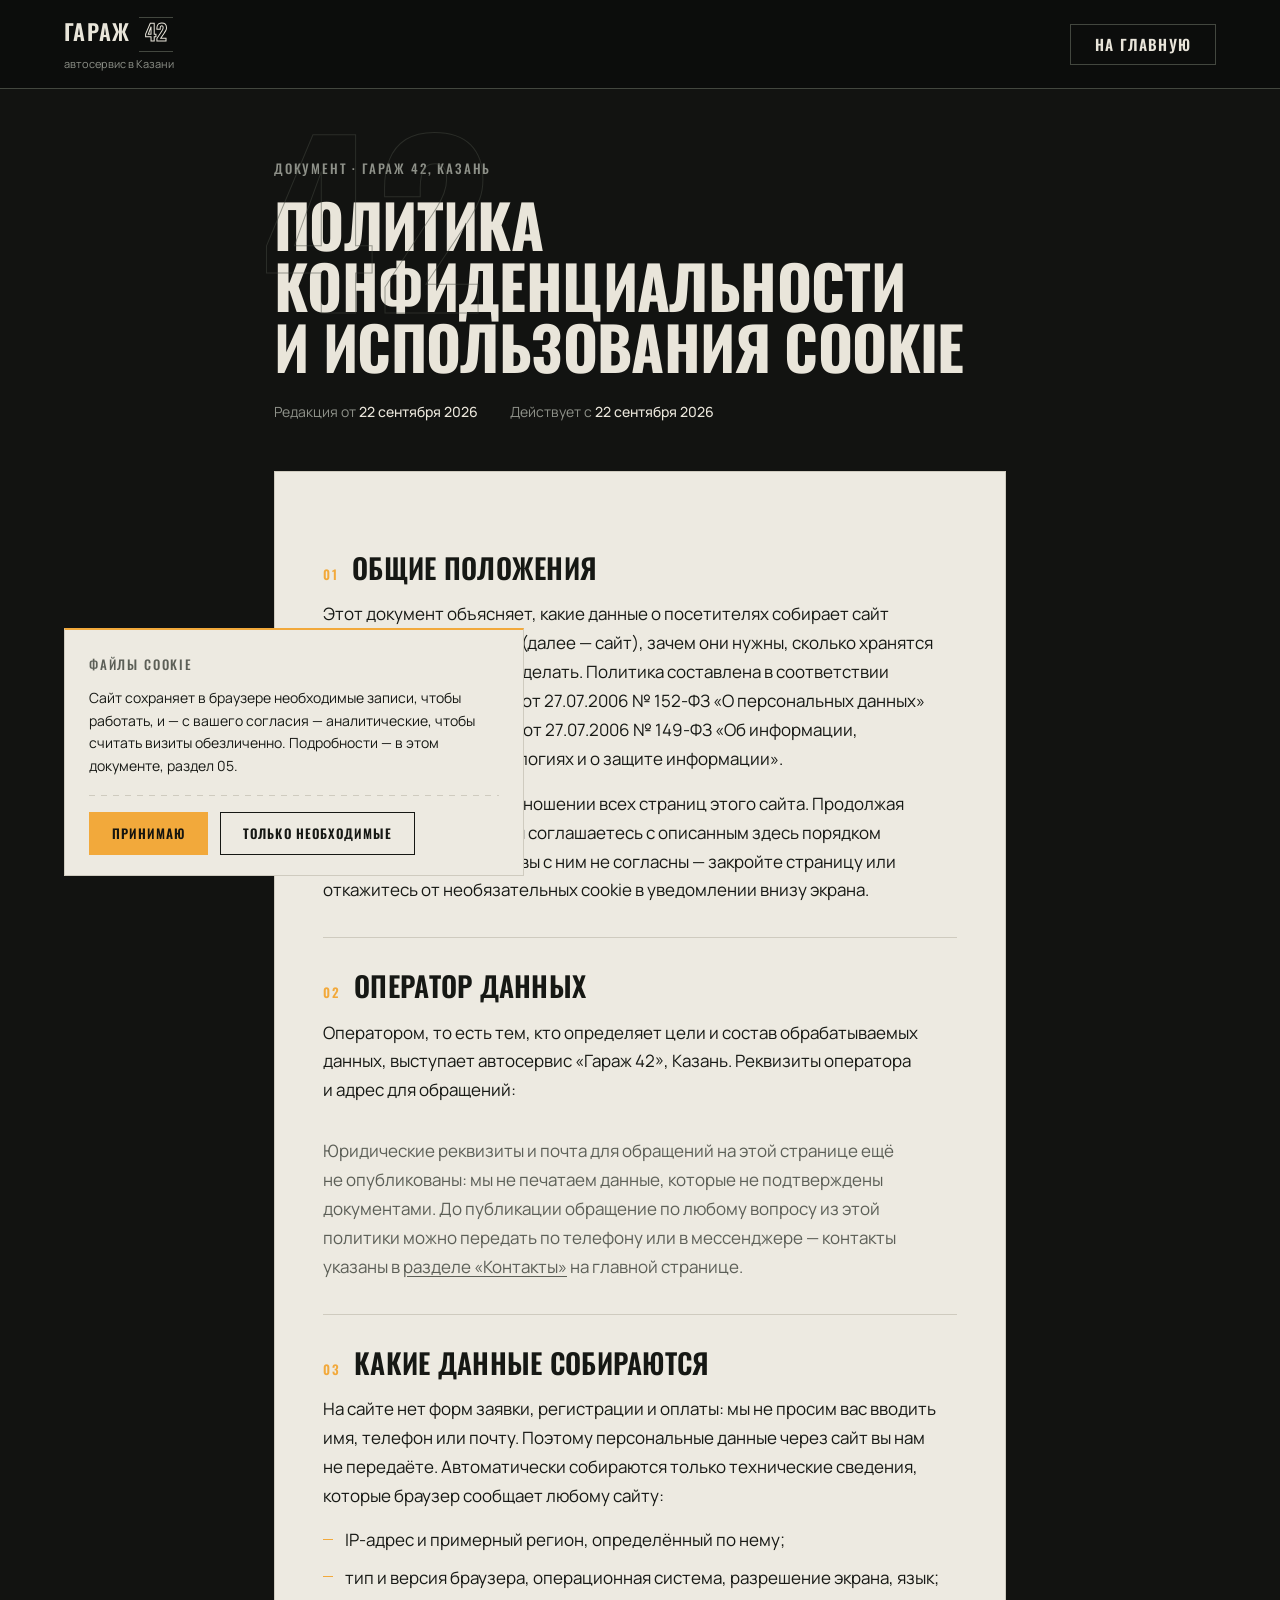
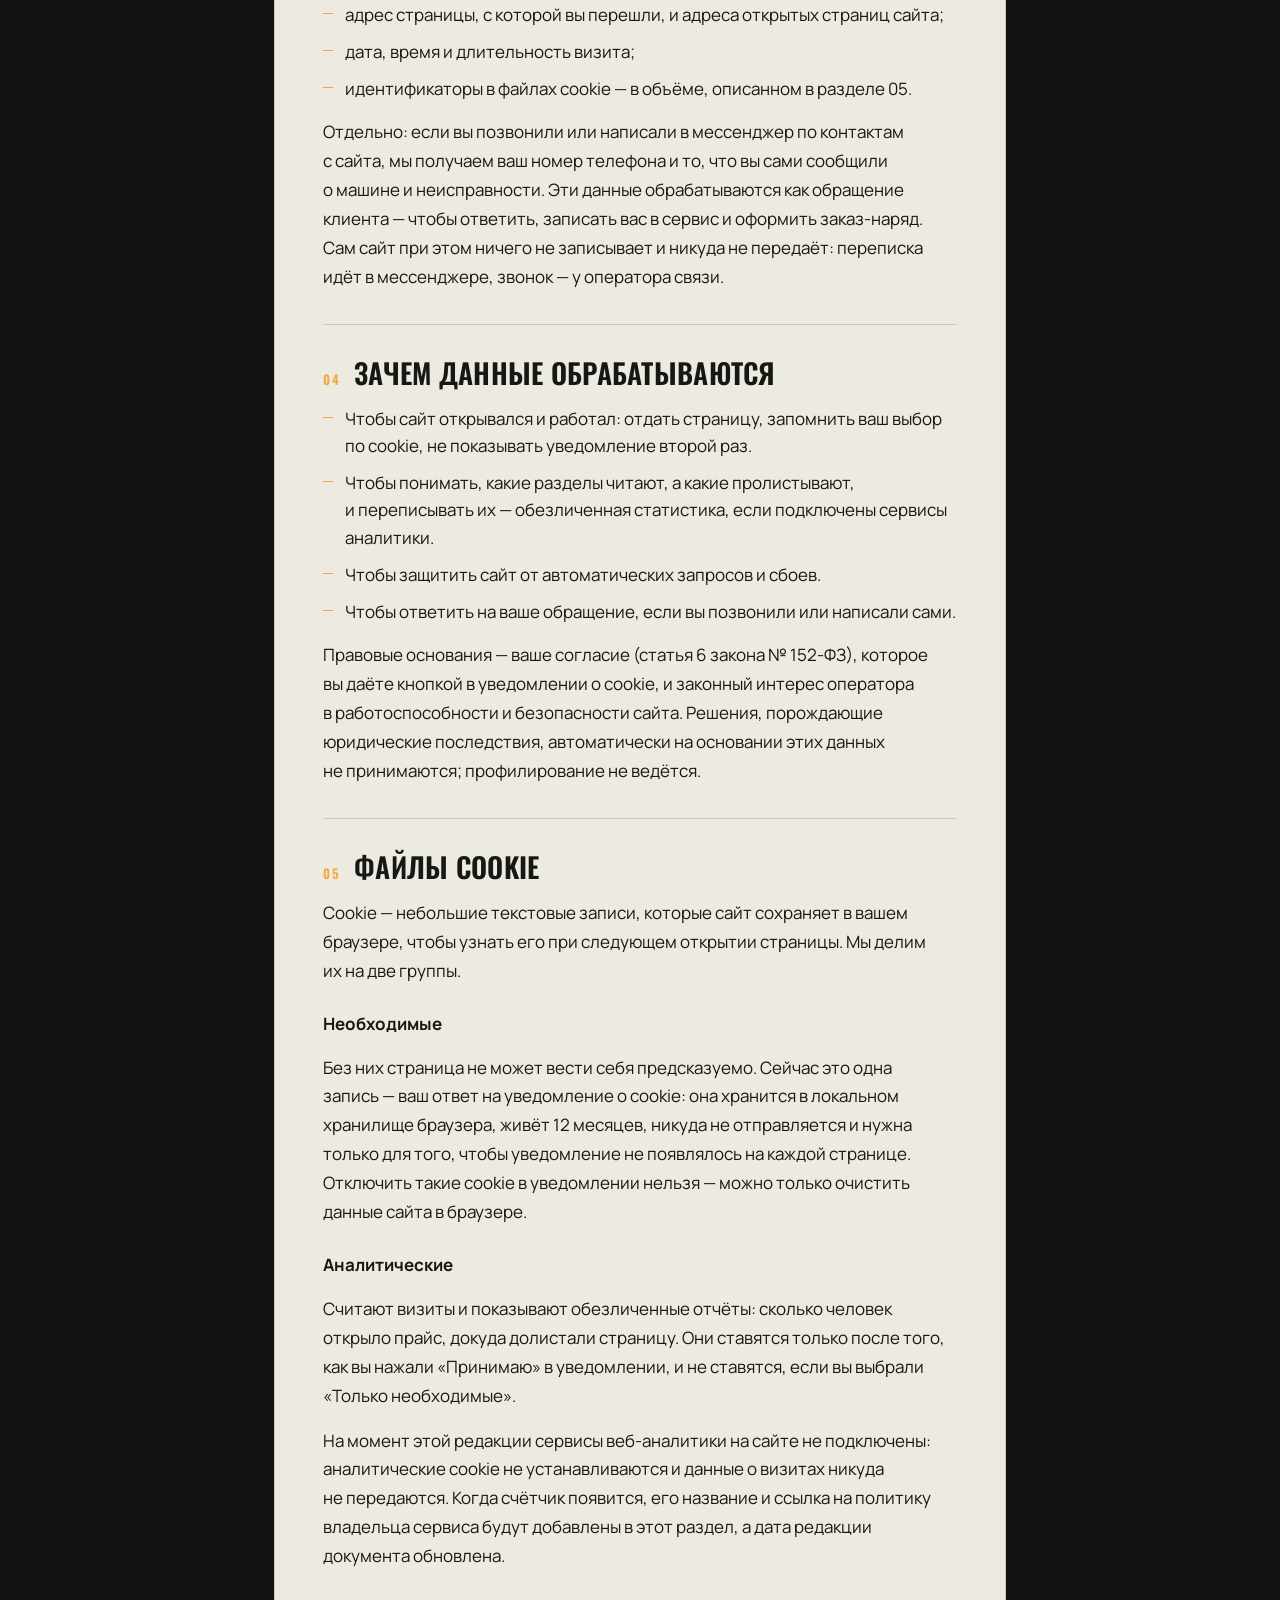
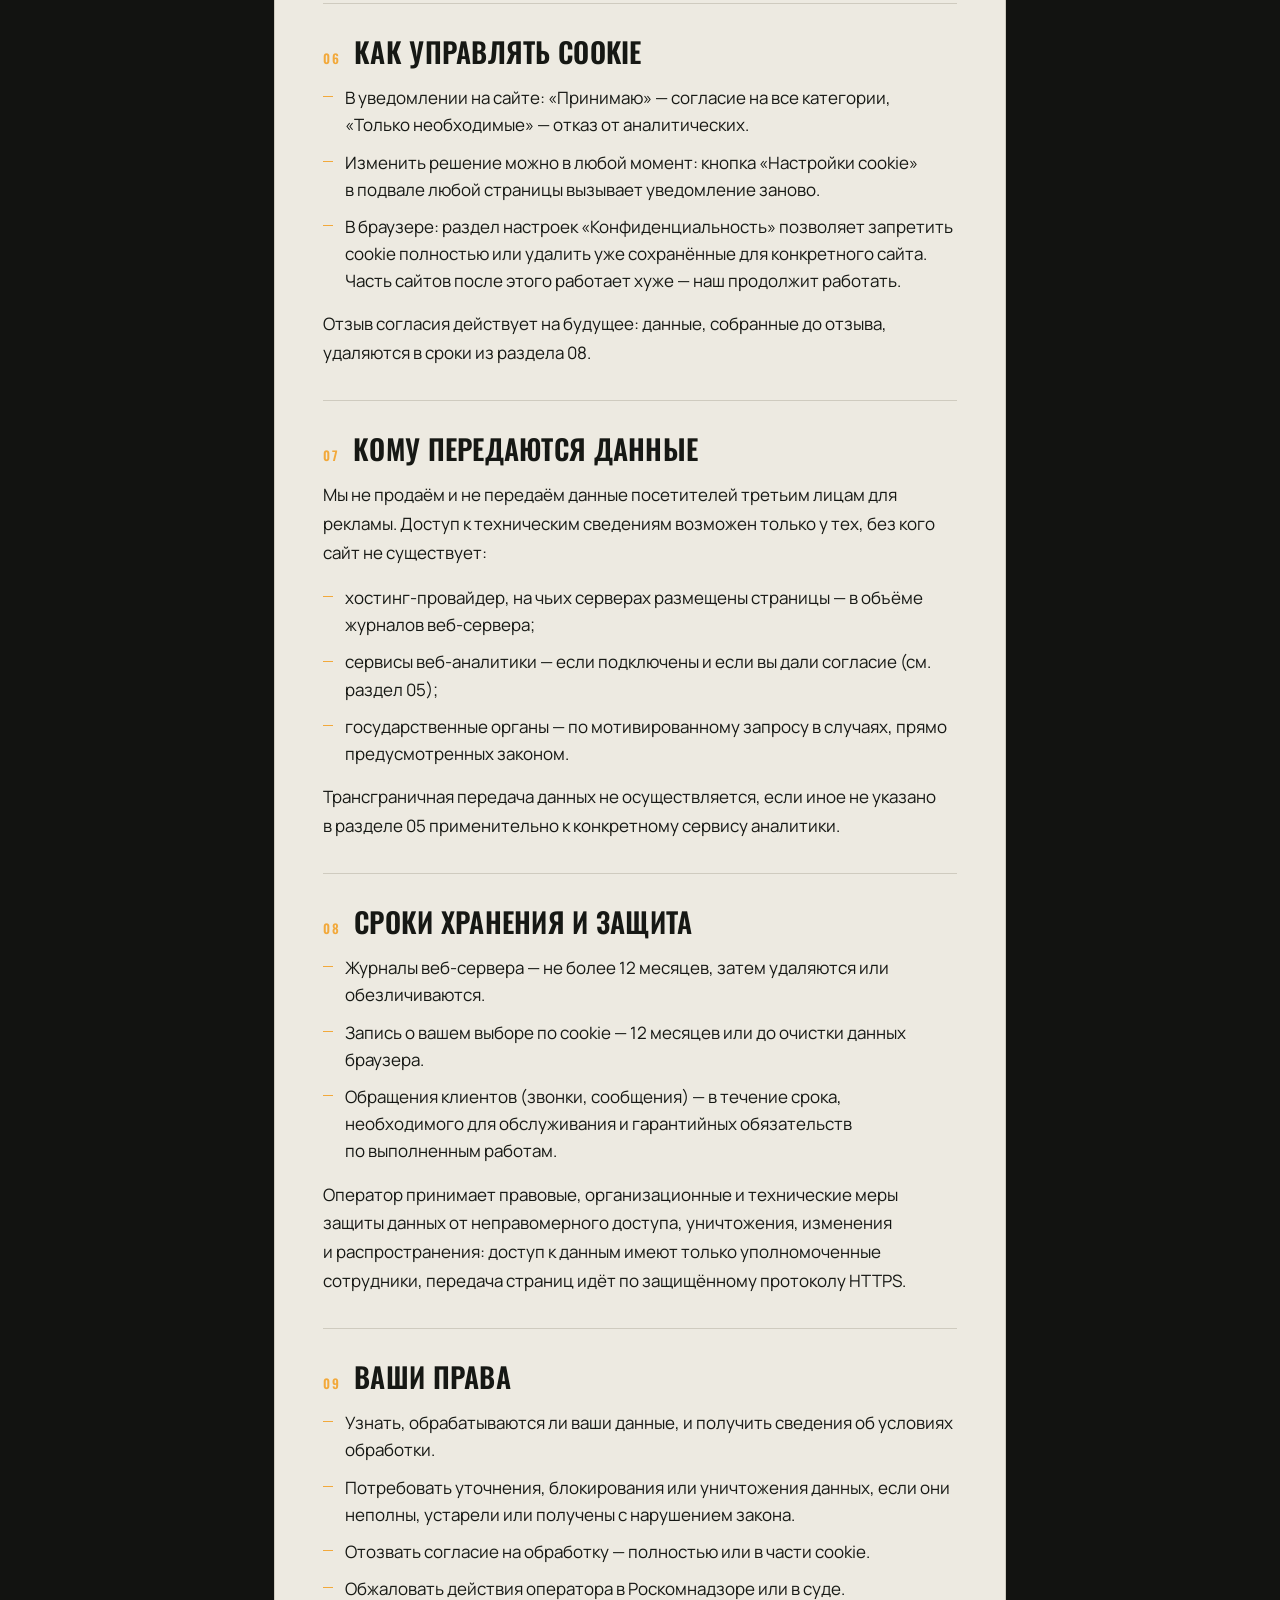
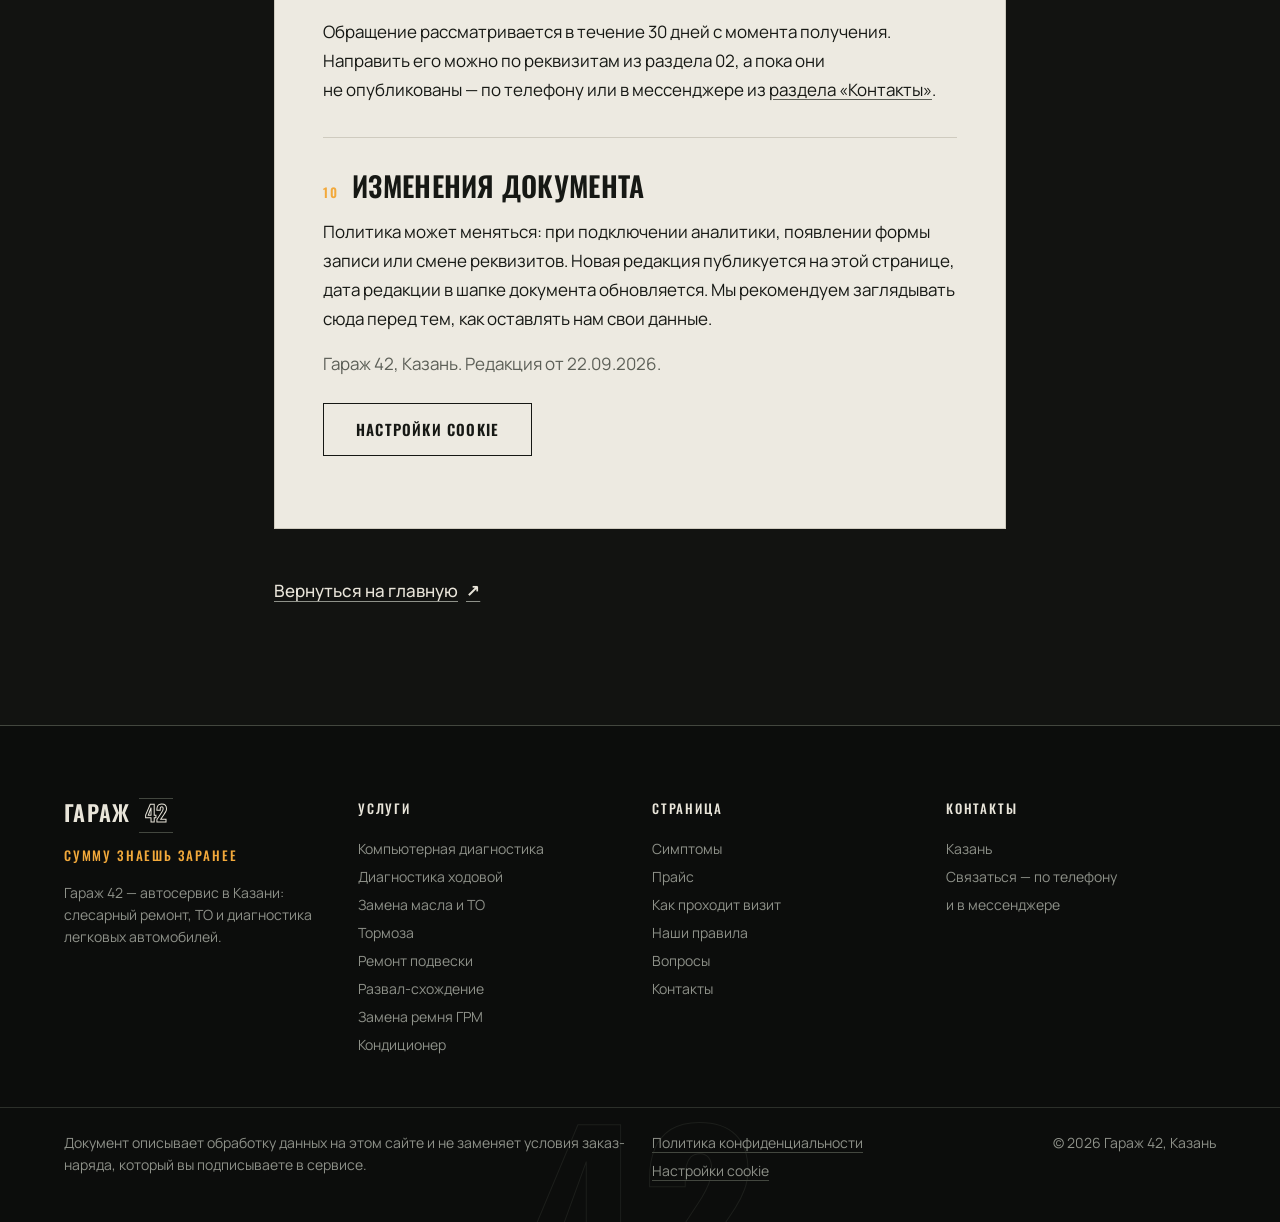
<file: privacy.html>
<!doctype html>
<html lang="ru">
<head>
<meta charset="utf-8">
<meta name="viewport" content="width=device-width, initial-scale=1">

<title>Политика конфиденциальности и cookie — Гараж 42, Казань</title>
<meta name="description" content="Как автосервис «Гараж 42» в Казани обрабатывает персональные данные и использует файлы cookie: какие данные собираются, зачем, кому передаются и как отозвать согласие.">

<link rel="canonical" href="https://egi411.github.io/garazh-42/privacy.html">
<meta name="robots" content="index, follow">

<meta property="og:type" content="website">
<meta property="og:site_name" content="Гараж 42">
<meta property="og:locale" content="ru_RU">
<meta property="og:title" content="Политика конфиденциальности и cookie — Гараж 42">
<meta property="og:description" content="Какие данные собирает сайт автосервиса «Гараж 42», зачем и как отказаться от cookie.">
<meta property="og:url" content="https://egi411.github.io/garazh-42/privacy.html">
<meta property="og:image" content="https://egi411.github.io/garazh-42/assets/img/og.jpg">
<meta property="og:image:width" content="1200">
<meta property="og:image:height" content="630">
<meta property="og:image:alt" content="Гараж 42 — автосервис в Казани: слесарный ремонт и ТО">

<meta name="twitter:card" content="summary_large_image">

<meta name="theme-color" content="#121311">
<link rel="icon" href="data:image/svg+xml,%3Csvg xmlns='http://www.w3.org/2000/svg' viewBox='0 0 32 32'%3E%3Crect width='32' height='32' fill='%23121311'/%3E%3Cg fill='none' stroke='%23F2A93B' stroke-width='1.7' stroke-linecap='square' stroke-linejoin='miter'%3E%3Cpath d='M13.2 24 V8 L7.2 19.6 H16.3'/%3E%3Cpath d='M18.3 12.6 C18.8 9.4 24.8 9.4 24.6 13.6 C24.4 17.5 18.3 20.2 18.3 24 H24.8'/%3E%3C/g%3E%3C/svg%3E" type="image/svg+xml">
<link rel="apple-touch-icon" href="assets/img/logo.png">

<link rel="preconnect" href="https://fonts.googleapis.com">
<link rel="preconnect" href="https://fonts.gstatic.com" crossorigin>
<link href="https://fonts.googleapis.com/css2?family=Manrope:wght@400;500;700&family=Oswald:wght@400;500;600;700&display=swap" rel="stylesheet">
<link rel="stylesheet" href="assets/style.css">
</head>
<body>

<a class="skip" href="#doc">К&nbsp;тексту документа</a>

<!-- ═══════════ ШАПКА (упрощённая) ═══════════ -->
<header class="hdr hdr--slim" id="hdr">
  <div class="hdr__in">
    <a class="mark" href="./" aria-label="Гараж 42 — на главную">
      <span class="mark__row"><span class="mark__word">ГАРАЖ</span><span class="mark__box"><span class="mark__num">42</span></span></span>
      <span class="mark__desc">автосервис в&nbsp;Казани</span>
    </a>
    <div class="hdr__act">
      <a class="btn btn--ghost" href="./">На&nbsp;главную</a>
    </div>
  </div>
</header>

<main>

<section class="lgl">
  <div class="wrap lgl__in">

    <div class="lgl__head">
      <span class="stamp stamp--behind" aria-hidden="true">42</span>
      <p class="eyebrow">Документ · Гараж&nbsp;42, Казань</p>
      <h1 class="lgl__h1">Политика конфиденциальности и&nbsp;использования cookie</h1>
      <div class="lgl__meta">
        <p>Редакция от&nbsp;<b><time datetime="2026-09-22">22 сентября 2026</time></b></p>
        <p>Действует с&nbsp;<b><time datetime="2026-09-22">22 сентября 2026</time></b></p>
      </div>
    </div>

    <article class="lgl__doc" id="doc">

      <section>
        <h2>Общие положения</h2>
        <p>Этот документ объясняет, какие данные о&nbsp;посетителях собирает сайт автосервиса «Гараж&nbsp;42» (далее&nbsp;— сайт), зачем они нужны, сколько хранятся и&nbsp;что вы&nbsp;можете с&nbsp;ними сделать. Политика составлена в&nbsp;соответствии с&nbsp;Федеральным законом от&nbsp;27.07.2006 №&nbsp;152-ФЗ «О&nbsp;персональных данных» и&nbsp;Федеральным законом от&nbsp;27.07.2006 №&nbsp;149-ФЗ «Об&nbsp;информации, информационных технологиях и&nbsp;о&nbsp;защите информации».</p>
        <p>Политика действует в&nbsp;отношении всех страниц этого сайта. Продолжая пользоваться сайтом, вы&nbsp;соглашаетесь с&nbsp;описанным здесь порядком обработки данных. Если вы&nbsp;с&nbsp;ним не&nbsp;согласны&nbsp;— закройте страницу или откажитесь от&nbsp;необязательных cookie в&nbsp;уведомлении внизу экрана.</p>
      </section>

      <section>
        <h2>Оператор данных</h2>
        <p>Оператором, то&nbsp;есть тем, кто определяет цели и&nbsp;состав обрабатываемых данных, выступает автосервис «Гараж&nbsp;42», Казань. Реквизиты оператора и&nbsp;адрес для обращений:</p>
        <dl class="lgl__req">
          <div><dt>Наименование</dt><dd data-legal="entity">—</dd></div>
          <div><dt>ИНН</dt><dd data-legal="inn">—</dd></div>
          <div><dt>ОГРН / ОГРНИП</dt><dd data-legal="ogrn">—</dd></div>
          <div><dt>Адрес</dt><dd data-legal="legalAddress">—</dd></div>
          <div><dt>Почта для обращений</dt><dd data-legal="email">—</dd></div>
        </dl>
        <p class="small" data-legal-state="empty">Юридические реквизиты и&nbsp;почта для обращений на&nbsp;этой странице ещё не&nbsp;опубликованы: мы&nbsp;не&nbsp;печатаем данные, которые не&nbsp;подтверждены документами. До&nbsp;публикации обращение по&nbsp;любому вопросу из&nbsp;этой политики можно передать по&nbsp;телефону или в&nbsp;мессенджере&nbsp;— контакты указаны в&nbsp;<a href="./#contacts">разделе «Контакты»</a> на&nbsp;главной странице.</p>
      </section>

      <section>
        <h2>Какие данные собираются</h2>
        <p>На&nbsp;сайте нет форм заявки, регистрации и&nbsp;оплаты: мы&nbsp;не&nbsp;просим вас вводить имя, телефон или почту. Поэтому персональные данные через сайт вы&nbsp;нам не&nbsp;передаёте. Автоматически собираются только технические сведения, которые браузер сообщает любому сайту:</p>
        <ul>
          <li>IP-адрес и&nbsp;примерный регион, определённый по&nbsp;нему;</li>
          <li>тип и&nbsp;версия браузера, операционная система, разрешение экрана, язык;</li>
          <li>адрес страницы, с&nbsp;которой вы&nbsp;перешли, и&nbsp;адреса открытых страниц сайта;</li>
          <li>дата, время и&nbsp;длительность визита;</li>
          <li>идентификаторы в&nbsp;файлах cookie&nbsp;— в&nbsp;объёме, описанном в&nbsp;разделе&nbsp;05.</li>
        </ul>
        <p>Отдельно: если вы&nbsp;позвонили или написали в&nbsp;мессенджер по&nbsp;контактам с&nbsp;сайта, мы&nbsp;получаем ваш номер телефона и&nbsp;то, что вы&nbsp;сами сообщили о&nbsp;машине и&nbsp;неисправности. Эти данные обрабатываются как обращение клиента&nbsp;— чтобы ответить, записать вас в&nbsp;сервис и&nbsp;оформить заказ-наряд. Сам сайт при этом ничего не&nbsp;записывает и&nbsp;никуда не&nbsp;передаёт: переписка идёт в&nbsp;мессенджере, звонок&nbsp;— у&nbsp;оператора связи.</p>
      </section>

      <section>
        <h2>Зачем данные обрабатываются</h2>
        <ul>
          <li>Чтобы сайт открывался и&nbsp;работал: отдать страницу, запомнить ваш выбор по&nbsp;cookie, не&nbsp;показывать уведомление второй раз.</li>
          <li>Чтобы понимать, какие разделы читают, а&nbsp;какие пролистывают, и&nbsp;переписывать их&nbsp;— обезличенная статистика, если подключены сервисы аналитики.</li>
          <li>Чтобы защитить сайт от&nbsp;автоматических запросов и&nbsp;сбоев.</li>
          <li>Чтобы ответить на&nbsp;ваше обращение, если вы&nbsp;позвонили или написали сами.</li>
        </ul>
        <p>Правовые основания&nbsp;— ваше согласие (статья 6 закона №&nbsp;152-ФЗ), которое вы&nbsp;даёте кнопкой в&nbsp;уведомлении о&nbsp;cookie, и&nbsp;законный интерес оператора в&nbsp;работоспособности и&nbsp;безопасности сайта. Решения, порождающие юридические последствия, автоматически на&nbsp;основании этих данных не&nbsp;принимаются; профилирование не&nbsp;ведётся.</p>
      </section>

      <section>
        <h2>Файлы cookie</h2>
        <p>Cookie&nbsp;— небольшие текстовые записи, которые сайт сохраняет в&nbsp;вашем браузере, чтобы узнать его при следующем открытии страницы. Мы&nbsp;делим их&nbsp;на&nbsp;две группы.</p>
        <h3>Необходимые</h3>
        <p>Без них страница не&nbsp;может вести себя предсказуемо. Сейчас это одна запись&nbsp;— ваш ответ на&nbsp;уведомление о&nbsp;cookie: она хранится в&nbsp;локальном хранилище браузера, живёт 12&nbsp;месяцев, никуда не&nbsp;отправляется и&nbsp;нужна только для того, чтобы уведомление не&nbsp;появлялось на&nbsp;каждой странице. Отключить такие cookie в&nbsp;уведомлении нельзя&nbsp;— можно только очистить данные сайта в&nbsp;браузере.</p>
        <h3>Аналитические</h3>
        <p>Считают визиты и&nbsp;показывают обезличенные отчёты: сколько человек открыло прайс, докуда долистали страницу. Они ставятся только после того, как вы&nbsp;нажали «Принимаю» в&nbsp;уведомлении, и&nbsp;не&nbsp;ставятся, если вы&nbsp;выбрали «Только необходимые».</p>
        <p data-analytics-state="empty">На&nbsp;момент этой редакции сервисы веб-аналитики на&nbsp;сайте не&nbsp;подключены: аналитические cookie не&nbsp;устанавливаются и&nbsp;данные о&nbsp;визитах никуда не&nbsp;передаются. Когда счётчик появится, его название и&nbsp;ссылка на&nbsp;политику владельца сервиса будут добавлены в&nbsp;этот раздел, а&nbsp;дата редакции документа обновлена.</p>
      </section>

      <section>
        <h2>Как управлять cookie</h2>
        <ul>
          <li>В&nbsp;уведомлении на&nbsp;сайте: «Принимаю»&nbsp;— согласие на&nbsp;все категории, «Только необходимые»&nbsp;— отказ от&nbsp;аналитических.</li>
          <li>Изменить решение можно в&nbsp;любой момент: кнопка «Настройки cookie» в&nbsp;подвале любой страницы вызывает уведомление заново.</li>
          <li>В&nbsp;браузере: раздел настроек «Конфиденциальность» позволяет запретить cookie полностью или удалить уже сохранённые для конкретного сайта. Часть сайтов после этого работает хуже&nbsp;— наш продолжит работать.</li>
        </ul>
        <p>Отзыв согласия действует на&nbsp;будущее: данные, собранные до&nbsp;отзыва, удаляются в&nbsp;сроки из&nbsp;раздела&nbsp;08.</p>
      </section>

      <section>
        <h2>Кому передаются данные</h2>
        <p>Мы&nbsp;не&nbsp;продаём и&nbsp;не&nbsp;передаём данные посетителей третьим лицам для рекламы. Доступ к&nbsp;техническим сведениям возможен только у&nbsp;тех, без кого сайт не&nbsp;существует:</p>
        <ul>
          <li>хостинг-провайдер, на&nbsp;чьих серверах размещены страницы&nbsp;— в&nbsp;объёме журналов веб-сервера;</li>
          <li>сервисы веб-аналитики&nbsp;— если подключены и&nbsp;если вы&nbsp;дали согласие (см. раздел&nbsp;05);</li>
          <li>государственные органы&nbsp;— по&nbsp;мотивированному запросу в&nbsp;случаях, прямо предусмотренных законом.</li>
        </ul>
        <p>Трансграничная передача данных не&nbsp;осуществляется, если иное не&nbsp;указано в&nbsp;разделе&nbsp;05 применительно к&nbsp;конкретному сервису аналитики.</p>
      </section>

      <section>
        <h2>Сроки хранения и&nbsp;защита</h2>
        <ul>
          <li>Журналы веб-сервера&nbsp;— не&nbsp;более 12&nbsp;месяцев, затем удаляются или обезличиваются.</li>
          <li>Запись о&nbsp;вашем выборе по&nbsp;cookie&nbsp;— 12&nbsp;месяцев или до&nbsp;очистки данных браузера.</li>
          <li>Обращения клиентов (звонки, сообщения)&nbsp;— в&nbsp;течение срока, необходимого для обслуживания и&nbsp;гарантийных обязательств по&nbsp;выполненным работам.</li>
        </ul>
        <p>Оператор принимает правовые, организационные и&nbsp;технические меры защиты данных от&nbsp;неправомерного доступа, уничтожения, изменения и&nbsp;распространения: доступ к&nbsp;данным имеют только уполномоченные сотрудники, передача страниц идёт по&nbsp;защищённому протоколу&nbsp;HTTPS.</p>
      </section>

      <section>
        <h2>Ваши права</h2>
        <ul>
          <li>Узнать, обрабатываются&nbsp;ли ваши данные, и&nbsp;получить сведения об&nbsp;условиях обработки.</li>
          <li>Потребовать уточнения, блокирования или уничтожения данных, если они неполны, устарели или получены с&nbsp;нарушением закона.</li>
          <li>Отозвать согласие на&nbsp;обработку&nbsp;— полностью или в&nbsp;части cookie.</li>
          <li>Обжаловать действия оператора в&nbsp;Роскомнадзоре или в&nbsp;суде.</li>
        </ul>
        <p>Обращение рассматривается в&nbsp;течение 30&nbsp;дней с&nbsp;момента получения. Направить его можно по&nbsp;реквизитам из&nbsp;раздела&nbsp;02, а&nbsp;пока они не&nbsp;опубликованы&nbsp;— по&nbsp;телефону или в&nbsp;мессенджере из&nbsp;<a href="./#contacts">раздела «Контакты»</a>.</p>
      </section>

      <section>
        <h2>Изменения документа</h2>
        <p>Политика может меняться: при подключении аналитики, появлении формы записи или смене реквизитов. Новая редакция публикуется на&nbsp;этой странице, дата редакции в&nbsp;шапке документа обновляется. Мы&nbsp;рекомендуем заглядывать сюда перед тем, как оставлять нам свои данные.</p>
        <p class="small">Гараж&nbsp;42, Казань. Редакция от&nbsp;<time datetime="2026-09-22">22.09.2026</time>.</p>
        <div class="lgl__ctl">
          <button class="btn btn--paper" type="button" data-cookie-open>Настройки cookie</button>
        </div>
      </section>

    </article>

    <p class="lgl__back"><a class="tlink" href="./">Вернуться на&nbsp;главную</a></p>

  </div>
</section>

</main>

<!-- ═══════════ ФУТЕР ═══════════ -->
<footer class="ftr">
  <div class="wrap ftr__grid">
    <div class="ftr__brand">
      <span class="mark__row"><span class="mark__word">ГАРАЖ</span><span class="mark__box"><span class="mark__num">42</span></span></span>
      <p class="ftr__slogan">Сумму знаешь заранее</p>
      <p class="small">Гараж&nbsp;42 — автосервис в&nbsp;Казани: слесарный ремонт, ТО и&nbsp;диагностика легковых автомобилей.</p>
    </div>

    <nav class="ftr__col" aria-label="Услуги">
      <p class="ftr__lbl">Услуги</p>
      <ul>
        <li><a href="./#s-diagnostika">Компьютерная диагностика</a></li>
        <li><a href="./#s-hodovaya">Диагностика ходовой</a></li>
        <li><a href="./#s-to-maslo">Замена масла и&nbsp;ТО</a></li>
        <li><a href="./#s-tormoza">Тормоза</a></li>
        <li><a href="./#s-podveska">Ремонт подвески</a></li>
        <li><a href="./#s-razval">Развал-схождение</a></li>
        <li><a href="./#s-grm">Замена ремня ГРМ</a></li>
        <li><a href="./#s-konditsioner">Кондиционер</a></li>
      </ul>
    </nav>

    <nav class="ftr__col" aria-label="Страница">
      <p class="ftr__lbl">Страница</p>
      <ul>
        <li><a href="./#services">Симптомы</a></li>
        <li><a href="./#price">Прайс</a></li>
        <li><a href="./#how">Как проходит визит</a></li>
        <li><a href="./#trust">Наши правила</a></li>
        <li><a href="./#faq">Вопросы</a></li>
        <li><a href="./#contacts">Контакты</a></li>
      </ul>
    </nav>

    <div class="ftr__col">
      <p class="ftr__lbl">Контакты</p>
      <ul>
        <li>Казань</li>
        <li><a href="./#contacts">Связаться — по&nbsp;телефону и&nbsp;в&nbsp;мессенджере</a></li>
      </ul>
      <ul class="ftr__soc" data-socials hidden></ul>
    </div>
  </div>

  <div class="wrap ftr__bot">
    <p class="small">Документ описывает обработку данных на&nbsp;этом сайте и&nbsp;не&nbsp;заменяет условия заказ-наряда, который вы&nbsp;подписываете в&nbsp;сервисе.</p>
    <nav class="ftr__docs" aria-label="Документы">
      <a href="privacy.html" aria-current="page">Политика конфиденциальности</a>
      <button class="ftr__btn" type="button" data-cookie-open>Настройки cookie</button>
    </nav>
    <p class="small ftr__cr">© 2026 Гараж&nbsp;42, Казань</p>
  </div>

  <span class="stamp ftr__stamp" aria-hidden="true">42</span>
</footer>

<!-- ═══════════ COOKIE-УВЕДОМЛЕНИЕ ═══════════ -->
<aside class="ck" id="cookie" role="dialog" aria-live="polite" aria-label="Уведомление о файлах cookie" hidden>
  <p class="ck__lbl">Файлы cookie</p>
  <p class="ck__txt">Сайт сохраняет в&nbsp;браузере необходимые записи, чтобы работать, и&nbsp;— с&nbsp;вашего согласия — аналитические, чтобы считать визиты обезличенно. Подробности — в&nbsp;этом документе, раздел&nbsp;05.</p>
  <span class="perf" aria-hidden="true"></span>
  <div class="ck__act">
    <button class="btn btn--fill" type="button" data-cookie="all">Принимаю</button>
    <button class="btn btn--paper" type="button" data-cookie="necessary">Только необходимые</button>
  </div>
</aside>

<script type="application/ld+json">
{
  "@context": "https://schema.org",
  "@type": "Organization",
  "@id": "https://egi411.github.io/garazh-42/#organization",
  "name": "Гараж 42",
  "alternateName": "Автосервис «Гараж 42», Казань",
  "url": "https://egi411.github.io/garazh-42/",
  "logo": {
    "@type": "ImageObject",
    "@id": "https://egi411.github.io/garazh-42/#logo",
    "url": "https://egi411.github.io/garazh-42/assets/img/logo.png",
    "contentUrl": "https://egi411.github.io/garazh-42/assets/img/logo.png",
    "width": 512,
    "height": 512,
    "caption": "Гараж 42 — автосервис в Казани"
  },
  "image": { "@id": "https://egi411.github.io/garazh-42/#logo" },
  "areaServed": { "@type": "City", "name": "Казань" }
}
</script>

<script type="application/ld+json">
{
  "@context": "https://schema.org",
  "@type": "WebSite",
  "@id": "https://egi411.github.io/garazh-42/#website",
  "url": "https://egi411.github.io/garazh-42/",
  "name": "Гараж 42 — автосервис в Казани",
  "inLanguage": "ru-RU",
  "publisher": { "@id": "https://egi411.github.io/garazh-42/#organization" }
}
</script>

<script type="application/ld+json">
{
  "@context": "https://schema.org",
  "@type": "WebPage",
  "additionalType": "https://schema.org/PrivacyPolicy",
  "@id": "https://egi411.github.io/garazh-42/privacy.html#webpage",
  "url": "https://egi411.github.io/garazh-42/privacy.html",
  "name": "Политика конфиденциальности и использования cookie — Гараж 42",
  "description": "Как автосервис «Гараж 42» в Казани обрабатывает персональные данные и использует файлы cookie.",
  "inLanguage": "ru-RU",
  "isPartOf": { "@id": "https://egi411.github.io/garazh-42/#website" },
  "about": { "@id": "https://egi411.github.io/garazh-42/#organization" },
  "author": { "@id": "https://egi411.github.io/garazh-42/#organization" },
  "publisher": { "@id": "https://egi411.github.io/garazh-42/#organization" },
  "copyrightHolder": { "@id": "https://egi411.github.io/garazh-42/#organization" },
  "copyrightYear": 2026,
  "datePublished": "2026-09-22",
  "dateModified": "2026-09-22",
  "breadcrumb": { "@id": "https://egi411.github.io/garazh-42/privacy.html#breadcrumb" }
}
</script>

<script type="application/ld+json">
{
  "@context": "https://schema.org",
  "@type": "BreadcrumbList",
  "@id": "https://egi411.github.io/garazh-42/privacy.html#breadcrumb",
  "itemListElement": [
    { "@type": "ListItem", "position": 1, "name": "Главная", "item": "https://egi411.github.io/garazh-42/" },
    { "@type": "ListItem", "position": 2, "name": "Политика конфиденциальности" }
  ]
}
</script>

<script src="assets/main.js" defer></script>
</body>
</html>
</file>
<file: assets/style.css>
/* ══════════════════════════════════════════════════════════════
   Гараж 42, Казань — «наряд-заказ, снятый в тёмном боксе»
   Токены и раскладки — из 05-design-concept.md, без отступлений.
   ══════════════════════════════════════════════════════════════ */

:root {
  /* ——— поверхности ——— */
  --bg:          #121311;
  --bg-alt:      #1A1C19;
  --bg-inset:    #0C0D0C;
  --paper:       #EDEAE1;

  /* ——— текст ——— */
  --ink:         #E9E5DA;
  --ink-soft:    #8E9189;
  --paper-ink:   #161814;
  --paper-soft:  #5C5F57;

  /* ——— акцент ——— */
  --accent:      #F2A93B;
  --accent-ink:  #16150F;

  /* ——— линии ——— */
  --line:        #2C2F2A;
  --line-strong: #43473F;
  --line-paper:  #CFCBBF;

  /* ——— типографика ——— */
  --font-display: 'Oswald', 'Arial Narrow', sans-serif;
  --font-text:    'Manrope', 'Segoe UI', system-ui, sans-serif;

  --fs-display: 104px;  --fs-h2: 60px;   --fs-h3: 28px;
  --fs-lead: 22px;      --fs-body: 17px; --fs-small: 14px;
  --fs-label: 13px;     --fs-btn: 15px;
  --fs-num: 22px;       --fs-num-lg: 72px; --fs-outline: 220px;

  /* ——— сетка и ритм ——— */
  --container: 1440px;  --gutter: 24px;   --pad-x: 64px;
  --sp-160: 160px; --sp-120: 120px; --sp-96: 96px; --sp-72: 72px;
  --sp-48: 48px;   --sp-32: 32px;   --sp-24: 24px; --sp-16: 16px; --sp-8: 8px;

  /* ——— форма ——— */
  --radius: 0;
  --border: 1px solid var(--line);
  --ease: cubic-bezier(.16, 1, .3, 1);
  --dur: 180ms;
}

@media (max-width: 1279px) {
  :root { --fs-display: 72px; --fs-h2: 44px; --fs-h3: 24px; --fs-lead: 19px;
          --fs-num-lg: 56px; --fs-outline: 150px; --pad-x: 40px; --gutter: 20px; }
}
@media (max-width: 767px) {
  :root { --fs-display: 54px; --fs-h2: 34px; --fs-outline: 120px; --pad-x: 28px; }
}
@media (max-width: 479px) {
  :root { --fs-display: 46px; --fs-h2: 30px; --fs-h3: 21px; --fs-lead: 17px;
          --fs-body: 16px; --fs-small: 13px; --fs-label: 12px;
          --fs-num: 18px; --fs-num-lg: 40px; --fs-outline: 96px;
          --pad-x: 20px; --gutter: 16px;
          --sp-160: 88px; --sp-120: 72px; --sp-96: 64px; --sp-72: 48px; --sp-48: 32px; }
}

/* ═══════════ RESET ═══════════ */
*, *::before, *::after { box-sizing: border-box; }
html { -webkit-text-size-adjust: 100%; scroll-behavior: smooth; }
body {
  margin: 0; background: var(--bg); color: var(--ink);
  font-family: var(--font-text); font-size: var(--fs-body); line-height: 1.65;
  font-weight: 400; overflow-x: hidden;
  -webkit-font-smoothing: antialiased;
}
h1, h2, h3, p, dl, dd, figure, blockquote { margin: 0; }
ul, ol { margin: 0; padding: 0; list-style: none; }
img { display: block; max-width: 100%; height: auto; }
a { color: inherit; text-decoration: none; }
button { font: inherit; color: inherit; background: none; border: 0; cursor: pointer; }
table { border-collapse: collapse; width: 100%; }
address { font-style: normal; }
[hidden] { display: none !important; }
picture { display: contents; }
:focus-visible { outline: 2px solid var(--accent); outline-offset: 3px; }
section[id], div[id] { scroll-margin-top: 96px; }

.skip {
  position: absolute; left: 0; top: 0; z-index: 200; transform: translateY(-140%);
  background: var(--accent); color: var(--accent-ink); padding: 12px 20px;
  font-family: var(--font-display); font-size: var(--fs-btn); text-transform: uppercase;
}
.skip:focus { transform: none; }

/* ═══════════ ТИПОГРАФИКА ═══════════ */
.h2 {
  font-family: var(--font-display); font-weight: 600; font-size: var(--fs-h2);
  line-height: 1.02; letter-spacing: -.01em; text-wrap: balance;
}
.h3 {
  font-family: var(--font-display); font-weight: 500; font-size: var(--fs-h3);
  line-height: 1.18; letter-spacing: -.005em; text-wrap: balance;
}
.lead { font-size: var(--fs-lead); line-height: 1.5; text-wrap: pretty; }
.body { font-size: var(--fs-body); line-height: 1.65; max-width: 62ch; text-wrap: pretty; }
.small { font-size: var(--fs-small); line-height: 1.55; color: var(--ink-soft); text-wrap: pretty; }
.eyebrow {
  font-family: var(--font-display); font-weight: 500; font-size: var(--fs-label);
  line-height: 1.2; letter-spacing: .14em; text-transform: uppercase; color: var(--ink-soft);
}
.price, .time, .item__n, .q__n, .rule-i__n, .stamp, .chip {
  font-variant-numeric: lining-nums tabular-nums;
}

/* ═══════════ СЕТКА ═══════════ */
.wrap {
  width: 100%; max-width: var(--container); margin-inline: auto;
  padding-inline: var(--pad-x);
}
@media (min-width: 1441px) { .wrap { padding-inline: 0; } }

.sec-head { position: relative; display: grid; grid-template-columns: repeat(12, 1fr); column-gap: var(--gutter); row-gap: var(--sp-24); }
.sec-head .eyebrow { grid-column: 1 / -1; }
.sec-head .h2 { grid-column: 1 / 8; }
.sec-head__aside { grid-column: 9 / -1; display: grid; gap: var(--sp-16); align-self: end; }
.sec-head__aside .body { color: var(--ink-soft); font-size: var(--fs-small); }

/* ═══════════ СИГНАТУРА: КОНТУРНАЯ ЦИФРА ═══════════ */
.stamp {
  font-family: var(--font-display); font-weight: 700; font-size: var(--fs-outline);
  line-height: .8; color: transparent;
  -webkit-text-stroke: 1px var(--line-strong);
  user-select: none; pointer-events: none; display: block;
}
@supports not (-webkit-text-stroke: 1px) { .stamp { color: var(--line-strong); } }
.stamp--live { -webkit-text-stroke-color: var(--accent); }
.stamp--paper { -webkit-text-stroke-color: var(--paper-soft); }
@supports not (-webkit-text-stroke: 1px) { .stamp--paper { color: var(--paper-soft); } }

.stamp--behind {
  position: absolute; left: -.06em; top: -.16em; opacity: .5; z-index: 0;
}
.stamp--side { position: absolute; right: 0; top: -.18em; opacity: .35; }
/* на светлой секции контур --paper-soft спорит с глифами H2 и даёт рябь:
   оставляем позицию концепции, но уводим контур в цвет линий бланка */
.stamp--behind.stamp--paper { -webkit-text-stroke-width: 1px; -webkit-text-stroke-color: var(--line-paper); opacity: .45; }

/* ═══════════ ПЕРФОРАЦИЯ И ЛИНЕЙКИ ═══════════ */
.perf {
  display: block; height: 1px; width: 100%;
  background-image: repeating-linear-gradient(90deg, var(--line-strong) 0 6px, transparent 6px 12px);
}
.dots {
  display: block; height: 1px; width: 100%;
  background-image: repeating-linear-gradient(90deg, var(--line) 0 2px, transparent 2px 5px);
}
.rule { display: block; height: 1px; width: 100%; background: var(--line-strong); }

/* ═══════════ КНОПКИ И ССЫЛКИ ═══════════ */
.btn {
  display: inline-flex; align-items: center; justify-content: center; gap: 10px;
  font-family: var(--font-display); font-weight: 600; font-size: var(--fs-btn);
  line-height: 1; letter-spacing: .08em; text-transform: uppercase;
  padding: 18px 32px; border: 1px solid transparent; border-radius: var(--radius);
  transition: background-color var(--dur) var(--ease), color var(--dur) var(--ease), border-color var(--dur) var(--ease);
}
.btn--fill { background: var(--accent); color: var(--accent-ink); border-color: var(--accent); }
.btn--fill:hover { background: #FFC15E; border-color: #FFC15E; }
.btn--line { border-color: var(--ink); color: var(--ink); }
.btn--line:hover { background: var(--ink); color: var(--bg); }
.btn--ghost { border-color: var(--line-strong); color: var(--ink); padding: 12px 24px; }
.btn--ghost:hover { background: var(--accent); color: var(--accent-ink); border-color: var(--accent); }
.btn--paper { border-color: var(--paper-ink); color: var(--paper-ink); }
.btn--paper:hover { background: var(--paper-ink); color: var(--paper); }

.tlink {
  display: inline-flex; align-items: center; gap: 8px;
  font-weight: 500; font-size: var(--fs-body); color: var(--ink);
  text-decoration: underline; text-decoration-color: var(--ink-soft);
  text-decoration-thickness: 1px; text-underline-offset: 4px;
  transition: color var(--dur) var(--ease), text-decoration-color var(--dur) var(--ease);
}
.tlink:hover { color: var(--accent); text-decoration-color: var(--accent); }
.tlink::after {
  content: "\2197"; display: inline-block; font-weight: 700; font-size: 1em;
  line-height: 1; transition: transform var(--dur) var(--ease);
}
.tlink:hover::after { transform: translate(2px, -2px); }
.ic { width: 20px; height: 20px; flex: none; }

.cta-row { display: flex; flex-wrap: wrap; gap: var(--sp-16); }
.cta-note { font-size: var(--fs-small); line-height: 1.55; color: var(--ink-soft); max-width: 46ch; }

/* ═══════════ ВОРДМАРК ═══════════ */
.mark { display: block; }
.mark__row { display: flex; align-items: baseline; gap: 8px; }
.mark__word {
  font-family: var(--font-display); font-weight: 600; font-size: 22px;
  letter-spacing: .06em; color: var(--ink); line-height: 1;
}
.mark__box { border-top: 1px solid var(--line-strong); border-bottom: 1px solid var(--line-strong); padding: 2px 6px; }
.mark__num {
  font-family: var(--font-display); font-weight: 600; font-size: 22px; line-height: 1;
  color: transparent; -webkit-text-stroke: 1px var(--ink); font-variant-numeric: tabular-nums;
}
@supports not (-webkit-text-stroke: 1px) { .mark__num { color: var(--ink); } }
.mark__desc { display: block; font-size: 11px; line-height: 1.4; color: var(--ink-soft); margin-top: 4px; }

/* ═══════════ 7.0 ШАПКА ═══════════ */
.hdr {
  position: fixed; inset: 0 0 auto 0; z-index: 90; height: 72px;
  border-bottom: 1px solid transparent;
  transition: background-color 200ms linear, border-color 200ms linear;
}
.hdr.is-stuck { background: rgba(18, 19, 17, .94); border-bottom-color: var(--line); }
.hdr__in {
  max-width: var(--container); margin-inline: auto; padding-inline: var(--pad-x);
  height: 100%; display: flex; align-items: center; justify-content: space-between; gap: var(--sp-24);
}
.nav__list { display: flex; gap: var(--sp-24); }
.nav__list a {
  position: relative; font-weight: 500; font-size: 15px; color: var(--ink-soft);
  transition: color var(--dur) var(--ease); white-space: nowrap;
}
.nav__list a:hover { color: var(--ink); }
.nav__list a.is-active { color: var(--ink); }
.nav__list a.is-active::before {
  content: ""; position: absolute; left: -10px; top: 50%; width: 4px; height: 4px;
  margin-top: -2px; background: var(--accent);
}
.hdr__act { display: flex; align-items: center; gap: var(--sp-8); }
.hdr__tel, .burger { display: none; }

/* ═══════════ МОБИЛЬНОЕ МЕНЮ ═══════════ */
.mmenu {
  position: fixed; inset: 0; z-index: 95; background: var(--bg-inset);
  padding: var(--sp-16) var(--pad-x) 0; display: flex; flex-direction: column;
  opacity: 0; transition: opacity 120ms linear;
}
.mmenu[hidden] { display: none; }
.mmenu.is-open { opacity: 1; }
.mmenu__top { height: 40px; display: flex; align-items: center; justify-content: space-between; }
.mclose svg { width: 24px; height: 24px; display: block; }
.mmenu__list { margin-top: var(--sp-32); }
.mmenu__list a {
  display: flex; align-items: baseline; gap: 14px; padding: 14px 0;
  border-bottom: 1px solid var(--line);
  font-family: var(--font-display); font-weight: 600; font-size: 28px;
  line-height: 1.1; text-transform: uppercase; letter-spacing: .01em;
}
.mmenu__list i {
  font-style: normal; font-size: var(--fs-label); letter-spacing: .12em;
  color: var(--ink-soft); font-variant-numeric: tabular-nums;
}
.mmenu__note { margin-top: var(--sp-24); font-size: var(--fs-small); color: var(--ink-soft); }
.mmenu__cta { margin-top: auto; margin-bottom: var(--sp-24); width: 100%; height: 56px; }
body.is-locked { overflow: hidden; }

/* ═══════════ 7.1 HERO ═══════════ */
/* 72vh из концепции — нижняя граница. Потолка по высоте нет (QA круг 2, hard-fail 1):
   hero всегда не ниже собственного содержимого, иначе верх H1 уезжает под шапку. */
.hero { position: relative; min-height: max(640px, 72vh); display: flex; overflow: hidden; }
.hero__media { position: absolute; inset: 0; overflow: hidden; }
.hero__media img {
  width: 100%; height: 100%; object-fit: cover; object-position: center 55%;
  filter: saturate(.78) contrast(1.06) brightness(.94);
}
.hero__shade {
  position: absolute; inset: 0;
  background:
    linear-gradient(180deg, rgba(18,19,17,.72) 0%, rgba(18,19,17,.30) 34%, rgba(18,19,17,.92) 100%),
    linear-gradient(90deg, rgba(18,19,17,.80) 0%, rgba(18,19,17,.10) 62%);
}
.hero__in {
  position: relative; z-index: 2; width: 100%; max-width: var(--container);
  margin-inline: auto; padding: 128px var(--pad-x) 112px;
  display: flex; flex-direction: column;
}
/* прижатие к низу через auto-margin, а не justify-content: при нехватке места
   auto обнуляется и контент растёт ВНИЗ, верх не может уйти под шапку */
.hero__eyebrow { margin-top: auto; }
@media (min-width: 1441px) { .hero__in { padding-inline: 0; } }
.hero__eyebrow { color: var(--ink); opacity: .82; margin-bottom: var(--sp-16); }
.hero__title {
  font-family: var(--font-display); font-weight: 600; font-size: var(--fs-display);
  line-height: .96; letter-spacing: -.015em; max-width: 66.6%;
  margin-bottom: var(--sp-48); text-wrap: balance;
}
.hollow { color: transparent; -webkit-text-stroke: 1.5px var(--ink); }
@supports not (-webkit-text-stroke: 1px) { .hollow { color: var(--ink); } }

.hero__cols { display: grid; grid-template-columns: repeat(12, 1fr); column-gap: var(--gutter); align-items: end; }
.hero__left { grid-column: 1 / 9; display: grid; gap: var(--sp-24); }
.hero__lead { max-width: 34ch; color: var(--ink); opacity: .88; }
.hero__slip { grid-column: 9 / -1; }

.slip { background: var(--bg-alt); }
.slip > .perf { width: 100%; }
.slip__ttl {
  font-family: var(--font-display); font-weight: 600; font-size: var(--fs-label);
  letter-spacing: .14em; text-transform: uppercase; color: var(--ink);
  padding: 24px 28px 12px;
}
.slip .dots { width: calc(100% - 56px); margin-inline: 28px; }
.slip__txt { font-size: var(--fs-small); line-height: 1.55; color: var(--ink-soft); padding: 14px 28px 0; }
.slip .tlink { margin: 18px 28px 24px; font-size: var(--fs-small); }

.hero__stamp { position: absolute; left: var(--pad-x); bottom: -60px; opacity: .55; }
.hero__hint { position: absolute; right: var(--pad-x); bottom: 28px; }
.hero__hint a {
  font-family: var(--font-display); font-weight: 500; font-size: var(--fs-label);
  letter-spacing: .14em; text-transform: uppercase; color: var(--ink-soft);
  transition: color var(--dur) var(--ease);
}
.hero__hint a:hover { color: var(--ink); }

/* микроанимация № 1 — появление hero, один раз */
.anim { opacity: 0; transform: translateY(20px); }
.is-ready .anim { opacity: 1; transform: none; transition: opacity 560ms var(--ease), transform 560ms var(--ease); }
.is-ready [data-anim="1"] { transition-delay: 0ms; }
.is-ready [data-anim="2"] { transition-delay: 70ms; }
.is-ready [data-anim="3"] { transition-delay: 140ms; }
.is-ready [data-anim="4"] { transition-delay: 210ms; }
.is-ready [data-anim="5"] { transition-delay: 280ms; }
.is-ready [data-anim="6"] { transition-delay: 350ms; }

/* ═══════════ 7.2 БЛОК 01 — ДОВЕРИЕ СРАЗУ ═══════════ */
.facts__strip {
  background: var(--bg-inset);
  border-top: var(--border); border-bottom: var(--border);
  padding-block: var(--sp-24);
}
.facts__grid {
  display: grid; grid-template-columns: repeat(4, 1fr); column-gap: var(--gutter);
  margin-top: var(--sp-16);
}
.facts__cell { position: relative; padding-right: var(--sp-24); }
.facts__cell + .facts__cell { padding-left: var(--sp-24); }
.facts__cell + .facts__cell::before {
  content: ""; position: absolute; left: 0; top: 4px; width: 1px; height: 72px; background: var(--line);
}
.facts__cell dt {
  font-family: var(--font-display); font-weight: 500; font-size: var(--fs-label);
  letter-spacing: .14em; text-transform: uppercase; color: var(--ink-soft); margin-bottom: 10px;
}
.facts__cell dd { margin: 0; font-size: var(--fs-body); line-height: 1.5; color: var(--ink); }

.facts__tail { position: relative; padding-top: var(--sp-48); padding-bottom: var(--sp-72); }
.facts__p { max-width: min(58%, 62ch); }

/* ═══════════ 7.3 БЛОК 02 — ЧТО СЛОМАЛОСЬ ═══════════ */
.svc { padding-block: var(--sp-120); }
.svc__list { margin-top: var(--sp-96); border-top: var(--border); }

.item {
  position: relative; display: grid; grid-template-columns: repeat(12, 1fr);
  column-gap: var(--gutter); row-gap: var(--sp-16);
  padding: var(--sp-32) var(--sp-24); border-bottom: var(--border);
  transition: background-color var(--dur) var(--ease);
}
/* микроанимация № 2 — янтарная полоса слева */
.item::before, .card-table tbody tr:not(.grp)::before, .q > summary::before {
  content: ""; position: absolute; left: 0; top: 0; bottom: 0; width: 3px;
  background: var(--accent); transform: scaleY(0); transform-origin: top;
  transition: transform var(--dur) var(--ease);
}
.item[id] { scroll-margin-top: 96px; }
.item:hover { background: var(--bg-alt); }
.item:hover::before { transform: scaleY(1); }

.item__n {
  grid-column: 1 / -1;
  font-family: var(--font-display); font-weight: 500; font-size: var(--fs-label);
  letter-spacing: .14em; color: var(--ink-soft);
}
.item__txt { display: grid; gap: 14px; align-content: start; }
.item--r .item__txt { grid-column: 1 / 7; }
.item--r .item__fig { grid-column: 8 / -1; }
.item--l .item__txt { grid-column: 6 / -1; grid-row: 2; }
.item--l .item__fig { grid-column: 1 / 6; grid-row: 2; }
.item--r .item__do, .item--l .item__do { max-width: 44ch; }

.item__unit {
  font-family: var(--font-display); font-weight: 500; font-size: var(--fs-label);
  letter-spacing: .14em; text-transform: uppercase; color: var(--accent);
}
.item__meta {
  display: grid; grid-template-columns: minmax(0, 1fr) auto; align-items: baseline;
  column-gap: var(--sp-24);
  border-top: 1px solid var(--line); padding-top: 14px; margin-top: var(--sp-8);
}
.item__meta .price {
  font-family: var(--font-display); font-weight: 600; font-size: var(--fs-num);
  color: var(--accent); line-height: 1.2;
}
.item__meta .price i { font-style: normal; color: var(--ink-soft); }
.item__meta .time {
  font-family: var(--font-display); font-weight: 500; font-size: var(--fs-num);
  color: var(--ink-soft); white-space: nowrap; text-align: right; line-height: 1.2;
}
.item--r, .item--l { min-height: 340px; }
.item__fig { align-self: start; }
.item__fig img {
  width: 100%; height: 232px; object-fit: cover; object-position: center;
  filter: saturate(.8) contrast(1.06) brightness(.82);
}
.item__fig figcaption { margin-top: 10px; font-size: var(--fs-small); color: var(--ink-soft); }

/* H3 — 6fr, «что делаем» — 4fr, цена и время — 2fr, всё в одну строку */
.item--flat {
  grid-template-columns: 6fr 4fr 2fr; align-items: baseline;
  min-height: 200px; align-content: start; row-gap: var(--sp-16);
}
.item--flat .item__n { grid-column: 1 / -1; }
.item--flat .item__txt { grid-column: 1; }
.item--flat .item__do { grid-column: 2; max-width: 40ch; margin: 0; }
.item--flat .item__meta {
  grid-column: 3; grid-template-columns: minmax(0, 1fr);
  row-gap: 6px; border-top: 0; padding-top: 0; margin-top: 0;
  justify-items: end; text-align: right;
}
.item--flat .item__meta .price { text-wrap: balance; }

.brands {
  margin-top: var(--sp-48); background: var(--bg-alt);
  border-left: 3px solid var(--accent); padding: 40px;
}
.brands .body { max-width: 62ch; }
.svc__cta { margin-top: var(--sp-48); display: grid; gap: var(--sp-16); justify-items: start; }

/* ═══════════ 7.4 БЛОК 03 — ПРАЙС КАК ТЕХКАРТА ═══════════ */
/* только секция, не span.price/td.price внутри блоков */
section.price { padding-block: var(--sp-96); }
.price__tablewrap {
  margin-top: var(--sp-72);
  margin-inline: calc(100% / 12 + var(--gutter) / 2);
}
.price__mhead { display: none; }
.card-table { display: block; background: var(--bg-inset); }
.card-table caption {
  display: block; width: 100%;
  caption-side: top; text-align: left; font-size: var(--fs-small);
  color: var(--ink-soft); padding-bottom: 14px; background: var(--bg);
}
.card-table thead, .card-table tbody { display: block; }
.card-table tr {
  display: grid; grid-template-columns: 56px 1fr 136px 120px;
  align-items: center; column-gap: var(--gutter);
  min-height: 56px; padding: 0 var(--sp-24);
  border-bottom: 1px solid var(--line); position: relative;
}
.card-table thead tr { min-height: 44px; border-bottom-color: var(--line-strong); }
.card-table th {
  font-family: var(--font-display); font-weight: 500; font-size: var(--fs-label);
  letter-spacing: .14em; text-transform: uppercase; color: var(--ink-soft); text-align: left;
}
.card-table th.price-h, .card-table th.time-h { text-align: right; }
.card-table td { padding: 0; }
.card-table .n {
  font-family: var(--font-display); font-size: var(--fs-label); letter-spacing: .12em;
  color: var(--ink-soft);
}
.card-table .work { font-family: var(--font-text); font-size: var(--fs-body); color: var(--ink); line-height: 1.4; }
.card-table .price {
  font-family: var(--font-display); font-weight: 600; font-size: var(--fs-num);
  color: var(--accent); text-align: right;
}
.card-table .price i { font-style: normal; color: var(--ink-soft); }
.card-table .time {
  font-family: var(--font-display); font-weight: 500; font-size: var(--fs-num);
  color: var(--ink-soft); text-align: right;
}
.card-table tr.grp { background: var(--bg); min-height: 48px; border-bottom-color: var(--line-strong); }
.card-table tr.grp th {
  grid-column: 1 / -1; font-family: var(--font-display); font-weight: 500;
  font-size: 18px; letter-spacing: .1em; text-transform: uppercase; color: var(--accent);
}
.card-table tbody tr:not(.grp):hover { background: var(--bg-alt); }
.card-table tbody tr:not(.grp):hover::before { transform: scaleY(1); }

.price__foot {
  margin-top: var(--sp-72); display: grid; grid-template-columns: repeat(12, 1fr);
  column-gap: var(--gutter); row-gap: var(--sp-32); align-items: start;
}
.price__notes { grid-column: 2 / 8; display: grid; gap: var(--sp-16); justify-items: start; }
.blank { grid-column: 9 / -1; background: var(--bg-alt); }
.blank__body { padding: 22px 24px; display: grid; gap: 12px; }
.blank__hd {
  display: flex; justify-content: space-between; gap: 12px;
  font-family: var(--font-display); font-weight: 500; font-size: var(--fs-label);
  letter-spacing: .14em; text-transform: uppercase; color: var(--ink-soft);
}
.blank__no { color: var(--accent); font-variant-numeric: tabular-nums; }
.blank__org {
  font-family: var(--font-display); font-weight: 500; font-size: var(--fs-label);
  letter-spacing: .14em; text-transform: uppercase; color: var(--ink);
}
.blank__line { display: flex; align-items: baseline; gap: 10px; font-size: var(--fs-small); color: var(--ink-soft); }
.blank__line em { flex: 1; border-bottom: 1px solid var(--line); height: 1px; }
.blank__line i { font-style: normal; }
.blank__line--tot {
  font-family: var(--font-display); font-weight: 600; font-size: var(--fs-num);
  color: var(--ink); text-transform: uppercase; letter-spacing: .06em;
}
.blank__sign { display: flex; align-items: baseline; gap: 10px; font-size: var(--fs-small); color: var(--ink-soft); }
.blank__sign em { flex: 1; border-bottom: 1px solid var(--line); height: 1px; }
.blank figcaption { margin-top: 12px; font-size: var(--fs-small); color: var(--ink-soft); }

/* ═══════════ 7.7 ФОТОПОЛОСА ═══════════ */
.strip { position: relative; width: 100vw; margin-left: calc(50% - 50vw); height: 340px; overflow: hidden; }
.strip img {
  width: 100%; height: 100%; object-fit: cover; object-position: 58% 45%;
  filter: saturate(.74) sepia(.24) contrast(1.02) brightness(1.2);
}
.strip__shade { position: absolute; inset: 0; background: linear-gradient(180deg, rgba(18,19,17,.14), rgba(18,19,17,.58)); }
.strip__cap {
  position: absolute; left: 0; right: 0; bottom: 28px;
  max-width: var(--container); margin-inline: auto; padding-inline: var(--pad-x);
  font-family: var(--font-display); font-weight: 500; font-size: var(--fs-label);
  letter-spacing: .14em; text-transform: uppercase; color: var(--ink);
}
@media (min-width: 1441px) { .strip__cap { padding-inline: 0; } }

/* ═══════════ 7.5 БЛОК 04 — КАК ПРОХОДИТ ВИЗИТ (светлая) ═══════════ */
.how { background: var(--paper); color: var(--paper-ink); padding-top: var(--sp-160); padding-bottom: var(--sp-120); }
.how .eyebrow { color: var(--paper-soft); }
.how .body { color: var(--paper-ink); }
.how .sec-head__aside .body { color: var(--paper-soft); }
.how .cta-note { color: var(--paper-soft); }

.steps { margin-top: var(--sp-96); border-top: 1px solid var(--line-paper); }
.step {
  position: relative; display: grid; grid-template-columns: repeat(12, 1fr);
  column-gap: var(--gutter); padding: var(--sp-48) 0;
  border-bottom: 1px dotted var(--line-paper);
}
.step__n { grid-column: 1 / 4; }
.step__body { grid-column: 4 / 10; display: grid; gap: 12px; align-content: start; }
.step__body .body { max-width: 58ch; }
.chip {
  justify-self: start;
  font-family: var(--font-display); font-weight: 600; font-size: var(--fs-num);
  line-height: 1; letter-spacing: .01em; text-transform: uppercase;
  color: var(--paper-ink); padding: 6px 10px 5px; background: transparent;
  border-bottom: 1px solid var(--line-paper);
}
.step--key { position: relative; }
.step--key::before { content: ""; position: absolute; left: 0; top: 0; bottom: 0; width: 3px; background: var(--accent); }
.step--key .chip { background: var(--accent); color: var(--accent-ink); border-bottom-color: var(--accent); }

.how__cta {
  margin-top: var(--sp-48);
  display: grid; grid-template-columns: repeat(12, 1fr);
  column-gap: var(--gutter); row-gap: var(--sp-16);
}
.how__cta .btn { grid-column: 4 / 10; justify-self: start; }
.how__cta .cta-note { grid-column: 4 / 10; max-width: 38ch; text-align: left; }

/* ═══════════ 7.6 БЛОК 05 — ПОЧЕМУ НАМ ВЕРЯТ ═══════════ */
.trust { padding-top: var(--sp-120); padding-bottom: var(--sp-96); }
.trust__grid { display: grid; grid-template-columns: repeat(12, 1fr); column-gap: var(--gutter); align-items: stretch; }
.trust__fig { grid-column: 1 / 6; height: 100%; min-height: 560px; }
.trust__fig img {
  width: 100%; height: 100%; object-fit: cover; object-position: center 40%;
  filter: saturate(.9) contrast(1.04) brightness(.95);
}
.trust__main { grid-column: 6 / -1; position: relative; padding-left: var(--gutter); }
.trust__main .eyebrow { margin-bottom: var(--sp-24); position: relative; z-index: 1; }
.trust__main .h2 { position: relative; z-index: 1; max-width: 18ch; }
.trust__lead { margin-top: var(--sp-24); color: var(--ink-soft); max-width: 52ch; }

.rules { margin-top: var(--sp-48); border-top: 1px solid var(--line); }
.rule-i {
  position: relative; display: grid; grid-template-columns: 48px minmax(0, 1fr);
  column-gap: var(--gutter); padding: var(--sp-24) 0; border-bottom: 1px solid var(--line);
}
.rule-i__n { font-family: var(--font-display); font-weight: 500; font-size: var(--fs-label); letter-spacing: .12em; color: var(--ink-soft); padding-top: 4px; }
.rule-i__t {
  font-family: var(--font-display); font-weight: 500; font-size: 20px; line-height: 1.2;
  letter-spacing: .06em; text-transform: uppercase; color: var(--ink); margin-bottom: 8px;
}
.rule-i .body { color: var(--ink-soft); max-width: 46ch; font-size: var(--fs-small); }

.warranty {
  margin-top: var(--sp-32); background: var(--bg-alt);
  border-left: 3px solid var(--accent); padding: var(--sp-24) var(--sp-32);
}
.warranty .body { max-width: 72ch; }
.trust .tlink { margin-top: var(--sp-24); }

/* ═══════════ 7.10 БЛОК 07 — FAQ ═══════════ */
.faq { padding-top: var(--sp-120); padding-bottom: var(--sp-96); }
.faq__list { margin-top: var(--sp-72); border-top: 1px solid var(--line-strong); }
.q { border-bottom: 1px solid var(--line); }
.q > summary {
  position: relative; list-style: none; cursor: pointer;
  display: grid; grid-template-columns: 56px minmax(0, 1fr) 40px;
  align-items: center; column-gap: var(--gutter);
  min-height: 72px; padding: 14px var(--sp-24) 14px 0;
  transition: background-color var(--dur) var(--ease);
}
.q > summary::-webkit-details-marker { display: none; }
.q > summary:hover { background: var(--bg-alt); }
.q > summary:hover::before { transform: scaleY(1); }
.q > summary { padding-left: var(--sp-24); }
.q__n { font-family: var(--font-display); font-weight: 500; font-size: var(--fs-label); letter-spacing: .12em; color: var(--ink-soft); }
.q__t {
  font-family: var(--font-display); font-weight: 500; font-size: 24px; line-height: 1.2;
  letter-spacing: -.005em; margin: 0; text-wrap: balance;
}
.q__ic { justify-self: end; color: var(--ink-soft); display: block; transition: transform var(--dur) var(--ease); }
.q__ic::before {
  content: "+"; display: block; font-family: var(--font-display); font-weight: 400;
  font-size: 32px; line-height: 20px; text-align: center; width: 22px;
}
.q[open] .q__ic { transform: rotate(45deg); color: var(--accent); }
.q > .body { padding: 0 var(--sp-24) var(--sp-32) calc(56px + var(--gutter) + var(--sp-24)); color: var(--ink-soft); }

/* ═══════════ 7.11 БЛОК 08 — КОНТАКТЫ ═══════════ */
.cont { position: relative; padding-top: var(--sp-96); }
.cont__media { position: absolute; inset: 0; overflow: hidden; }
.cont__media img {
  width: 100%; height: 100%; object-fit: cover; object-position: center 40%;
  filter: saturate(.8) contrast(1.06) brightness(.9);
}
.cont__shade { position: absolute; inset: 0; background: linear-gradient(90deg, rgba(18,19,17,.88), rgba(18,19,17,.55)); }
.cont__in {
  position: relative; z-index: 2; display: grid; grid-template-columns: repeat(12, 1fr);
  column-gap: var(--gutter); row-gap: var(--sp-32); align-items: start;
}
.cont__left { grid-column: 1 / 7; position: relative; padding-bottom: var(--sp-96); }
.cont__left .eyebrow { margin-bottom: var(--sp-24); position: relative; z-index: 1; }
.cont__left .h2 { position: relative; z-index: 1; max-width: 14ch; }
.cont__p { margin-top: var(--sp-24); max-width: 40ch; }

.panel { grid-column: 7 / -1; background: var(--bg-alt); padding: var(--sp-32); }
.panel__row { display: grid; gap: 10px; padding-block: var(--sp-16); }
.panel__lbl {
  font-family: var(--font-display); font-weight: 500; font-size: var(--fs-label);
  letter-spacing: .14em; text-transform: uppercase; color: var(--accent);
}
.panel .body { color: var(--ink); max-width: 52ch; font-size: var(--fs-small); }
.panel__val {
  font-family: var(--font-display); font-weight: 600; font-size: var(--fs-h3);
  line-height: 1.1; color: var(--ink); font-variant-numeric: tabular-nums; margin-top: var(--sp-8);
}
.panel__state {
  margin-top: var(--sp-16); padding-left: var(--sp-16);
  border-left: 2px solid var(--line-strong);
  font-size: var(--fs-small); line-height: 1.55; color: var(--ink-soft); max-width: 52ch;
}
.cta-row--panel { margin-top: var(--sp-16); }
.cta-row--panel:not(:has(> a:not([hidden]))) { display: none; }
.panel .tlink { margin-top: var(--sp-16); font-size: var(--fs-small); }
.panel .cta-note { margin-top: 10px; }

/* ═══════════ 7.12 ФУТЕР ═══════════ */
.ftr { position: relative; background: var(--bg-inset); border-top: 1px solid var(--line-strong); padding-top: var(--sp-72); padding-bottom: 40px; overflow: hidden; }
.ftr__grid { display: grid; grid-template-columns: repeat(12, 1fr); column-gap: var(--gutter); row-gap: var(--sp-32); position: relative; z-index: 1; }
.ftr__grid > :nth-child(1) { grid-column: 1 / 4; }
.ftr__grid > :nth-child(2) { grid-column: 4 / 7; }
.ftr__grid > :nth-child(3) { grid-column: 7 / 10; }
.ftr__grid > :nth-child(4) { grid-column: 10 / -1; }
.ftr__slogan {
  margin-top: 12px; font-family: var(--font-display); font-weight: 500; font-size: var(--fs-label);
  letter-spacing: .14em; text-transform: uppercase; color: var(--accent);
}
.ftr__brand .small { margin-top: var(--sp-16); }
.ftr__lbl {
  font-family: var(--font-display); font-weight: 500; font-size: var(--fs-label);
  letter-spacing: .14em; text-transform: uppercase; color: var(--ink); margin-bottom: var(--sp-16);
}
.ftr__col li { font-size: var(--fs-small); line-height: 2; color: var(--ink-soft); }
.ftr__col a { transition: color var(--dur) var(--ease); }
.ftr__col a:hover { color: var(--accent); }
.ftr__soc { margin-top: 10px; }

.ftr__bot {
  position: relative; z-index: 1; margin-top: var(--sp-48); padding-top: var(--sp-24);
  border-top: 1px solid var(--line);
  display: grid; grid-template-columns: repeat(12, 1fr); column-gap: var(--gutter); row-gap: var(--sp-16);
}
.ftr__bot .small:first-child { grid-column: 1 / 7; max-width: 72ch; }
.ftr__docs { grid-column: 7 / 10; display: flex; flex-wrap: wrap; gap: 6px 20px; align-content: start; }
.ftr__docs a, .ftr__btn {
  font-size: var(--fs-small); line-height: 1.55; color: var(--ink-soft); padding: 0;
  text-decoration: underline; text-decoration-color: var(--line-strong); text-underline-offset: 4px;
  transition: color var(--dur) var(--ease), text-decoration-color var(--dur) var(--ease);
}
.ftr__docs a:hover, .ftr__btn:hover { color: var(--accent); text-decoration-color: var(--accent); }
.ftr__cr { grid-column: 10 / -1; text-align: right; }
.ftr__stamp {
  position: absolute; left: 50%; transform: translateX(-50%); bottom: -.32em;
  opacity: .3; z-index: 0;
}

/* ══════════════════════════════════════════════════════════════
   АДАПТИВ
   ══════════════════════════════════════════════════════════════ */

/* ——— ≤1279: сетка та же, отступы и кегли ужаты токенами ——— */
@media (max-width: 1279px) {
  .nav__list { gap: var(--sp-16); }
  .nav__list a { font-size: 14px; }
  .hero__title { max-width: 80%; }
  .item__fig img { height: 208px; }
  .price__tablewrap { margin-inline: 0; }
  .price__notes { grid-column: 1 / 8; }
}

/* ——— ≤1023: длинная цена не сходится с временем — строки одна под другой ——— */
@media (max-width: 1023px) {
  .item__meta, .item--flat .item__meta {
    display: flex; flex-wrap: wrap; align-items: baseline; justify-content: space-between;
    column-gap: var(--sp-24); row-gap: 8px; text-align: left;
  }
  .item__meta .price { flex: 1 1 auto; }
  .item__meta .time { text-align: left; }
  .item--r, .item--l, .item--flat { min-height: 0; }
  /* 6fr 4fr 2fr на планшете даёт строки по 25–30 символов — раскладываем в строки */
  .item--flat { grid-template-columns: minmax(0, 1fr); row-gap: var(--sp-16); }
  .item--flat .item__txt, .item--flat .item__do, .item--flat .item__meta { grid-column: 1; }
  .item--flat .item__do { max-width: 62ch; }
  .item--flat .item__meta {
    justify-items: start; text-align: left;
    border-top: 1px solid var(--line); padding-top: 14px;
  }
}

/* ——— ≤1023: шапка переходит в мобильный режим ——— */
@media (max-width: 1023px) {
  .hdr { height: 56px; }
  .nav, .hdr__call { display: none; }
  .mark__desc { display: none; }
  .hdr__tel {
    display: flex; align-items: center; justify-content: center;
    width: 44px; height: 44px; color: var(--ink);
  }
  .burger {
    display: grid; align-content: center; gap: 6px;
    width: 44px; height: 44px; padding: 0 9px;
  }
  .burger span { display: block; height: 1px; background: var(--ink); }
}

/* ——— ≤767: перекомпоновка блоков ——— */
@media (max-width: 767px) {
  .sec-head { display: block; }
  .sec-head .h2 { margin-top: var(--sp-16); }
  .sec-head__aside { margin-top: var(--sp-24); display: grid; gap: var(--sp-16); }
  .stamp--behind { position: static; opacity: .5; margin-bottom: var(--sp-16); }
  .stamp--side { position: static; margin-bottom: var(--sp-16); opacity: .35; }

  /* hero: фото сверху 38vh, текст на фоне */
  .hero { height: auto; min-height: 0; display: block; }
  .hero__media { position: relative; height: 38vh; min-height: 260px; }
  .hero__in { padding: 0 var(--pad-x) var(--sp-48); display: block; }
  .hero__eyebrow, .hero__title {
    position: relative; z-index: 3;
  }
  .hero__eyebrow { margin-top: calc(-38vh + 84px); }
  .hero__title { max-width: none; margin-bottom: var(--sp-32); }
  .hero__cols { display: block; }
  .hero__left { display: grid; gap: var(--sp-24); }
  .hero__lead { max-width: none; }
  .cta-row { flex-direction: column; }
  .cta-row .btn { width: 100%; height: 56px; padding-inline: var(--sp-16); }
  .hero__slip { margin-top: var(--sp-32); }
  .hero__stamp, .hero__hint { position: static; }
  .hero__stamp { margin-top: var(--sp-32); }
  .hero__hint { margin-top: var(--sp-8); }

  /* 01 — вертикальный список */
  .facts__grid { display: block; }
  .facts__cell { display: grid; grid-template-columns: 92px minmax(0, 1fr); gap: var(--sp-16);
                 align-items: start; padding: 0 0 14px; border-bottom: 1px solid var(--line); margin-top: 14px; }
  .facts__cell + .facts__cell { padding-left: 0; }
  .facts__cell + .facts__cell::before { display: none; }
  .facts__cell dt { margin-bottom: 0; }
  .facts__p { max-width: none; }

  /* 02 — одна колонка */
  /* порядок по концепции: номер → фото → H3 → узел → что делаем → цена */
  .item, .item--flat {
    display: grid; grid-template-columns: minmax(0, 1fr); row-gap: var(--sp-16);
    padding: var(--sp-24) var(--sp-16); min-height: 0;
  }
  .item--r .item__txt, .item--r .item__fig, .item--l .item__txt, .item--l .item__fig,
  .item--flat .item__txt, .item--flat .item__do, .item--flat .item__meta,
  .item__n { grid-column: 1; grid-row: auto; }
  .item__n { order: 0; border-bottom: 1px solid var(--line); padding-bottom: 10px; margin-bottom: 0; }
  .item__fig { order: 1; margin-bottom: 0; }
  .item__txt { order: 2; }
  .item--flat .item__do { order: 3; }
  .item--flat .item__meta { order: 4; }
  .item__fig img { height: 200px; }
  .item__fig--m { display: none; }
  .item__txt { display: grid; gap: 12px; }
  .item--flat .item__do { max-width: none; }
  .item--flat .item__meta { grid-template-columns: minmax(0, 1fr) auto; justify-items: start;
                            text-align: left; border-top: 1px solid var(--line); padding-top: 14px; }
  .item--flat .item__meta .time { justify-self: end; text-align: right; }
  .brands { padding: var(--sp-24); }

  /* 03 — таблица в две подстроки */
  .price__tablewrap { margin-top: var(--sp-48); }
  .price__mhead {
    display: block; font-family: var(--font-display); font-weight: 500; font-size: 12px;
    letter-spacing: .12em; text-transform: uppercase; color: var(--ink-soft); padding-bottom: 10px;
  }
  .card-table thead { display: none; }
  .card-table tr {
    grid-template-columns: 40px minmax(0, 1fr);
    grid-template-areas: "n work" ". meta";
    row-gap: 6px; padding: 14px var(--sp-16); align-items: start;
  }
  .card-table .n { grid-area: n; padding-top: 3px; }
  .card-table .work { grid-area: work; }
  .card-table .price, .card-table .time { grid-area: meta; text-align: left; }
  .card-table .time { justify-self: end; }
  .card-table tr.grp { grid-template-columns: minmax(0, 1fr); grid-template-areas: none; }
  .card-table tr.grp th { font-size: 15px; }
  .price__foot { display: block; }
  .blank { margin-top: var(--sp-32); }

  .strip { height: 200px; }

  /* 04 — номер над заголовком */
  .step { display: block; padding: var(--sp-32) 0; }
  .step__n { margin-bottom: var(--sp-24); }
  .step--key::before { display: none; }
  .step--key .chip { background: var(--accent); }
  .how__cta { display: grid; grid-template-columns: minmax(0, 1fr); justify-items: stretch; text-align: left; }
  .how__cta .btn { grid-column: 1; width: 100%; height: 56px; }
  .how__cta .cta-note { grid-column: 1; }
  .how__cta .cta-note { max-width: none; }

  /* 05 — фото сверху во всю ширину */
  .trust__grid { display: block; }
  .trust__fig { margin-bottom: var(--sp-32); height: auto; min-height: 0; }
  .trust__fig img { aspect-ratio: 4 / 5; height: auto; }
  .trust__main { padding-left: 0; }
  .trust__main .h2 { max-width: none; }
  .rule-i { grid-template-columns: 36px minmax(0, 1fr); column-gap: var(--sp-16); }
  .rule-i__t { font-size: 17px; }
  .rule-i .body { max-width: none; }
  .warranty { padding: var(--sp-16) var(--sp-24); }

  /* 07 — номер в одну строку с «+» */
  .q > summary { grid-template-columns: minmax(0, 1fr) 32px; padding: var(--sp-16); min-height: 0; row-gap: 6px; }
  .q__n { grid-column: 1 / -1; }
  .q__t { font-size: 18px; }
  .q > .body { padding: 0 var(--sp-16) var(--sp-24); font-size: 16px; }

  /* 08 — фото только под верхней частью */
  .cont { padding-top: var(--sp-72); }
  .cont__media { height: 240px; bottom: auto; }
  .cont__in { display: block; }
  .cont__left { padding-bottom: var(--sp-32); }
  .panel { padding: var(--sp-24); margin-inline: calc(var(--pad-x) * -1); }
  .cta-row--panel .btn { width: 100%; height: 56px; }

  /* футер */
  .ftr__grid { display: grid; grid-template-columns: repeat(2, minmax(0, 1fr)); }
  .ftr__grid > :nth-child(1) { grid-column: 1 / -1; }
  .ftr__grid > :nth-child(2) { grid-column: 1 / 2; }
  .ftr__grid > :nth-child(3) { grid-column: 2 / 3; }
  .ftr__grid > :nth-child(4) { grid-column: 1 / -1; }
  .ftr__bot { display: block; }
  .ftr__docs { margin-top: var(--sp-16); gap: 6px 20px; }
  .ftr__cr { text-align: left; margin-top: var(--sp-16); }
  .ftr { padding-bottom: var(--sp-72); }
}

@media (max-width: 479px) {
  .mmenu__list a { font-size: 24px; }
  .item__fig img { height: 180px; }
}

/* ——— короткий экран ноутбука: hero целиком над сгибом, CTA видны ———
   Кегль display НЕ трогаем (104px ≥1280, 72px 1024–1279 — шкала концепции):
   высота отыгрывается только отступами, margin-bottom и шириной строки.
   Порог 1010px, а не 880px: 1440×900 и 1920×900 тоже не помещались. */
@media (min-width: 1024px) and (max-height: 1010px) {
  .hero__in { padding-top: 96px; padding-bottom: 64px; }
  .hero__title { margin-bottom: var(--sp-24); max-width: min(92%, 1100px); }
  .hero__left { gap: var(--sp-16); }
  .hero__lead { max-width: 40ch; }
  .hero__slip .slip__ttl { padding-top: 18px; }
  .hero__slip .slip__txt { padding-top: 10px; }
  .hero__slip .tlink { margin: 14px 28px 18px; }
  .hero__stamp { bottom: -108px; opacity: .38; }
  .hero__hint { bottom: 18px; }
}

/* ——— 1920: контейнер центрируется, поля 240 ——— */
@media (min-width: 1920px) {
  .hero__in, .wrap, .hdr__in, .strip__cap { max-width: var(--container); }
}

/* ═══════════ 7.13 COOKIE-УВЕДОМЛЕНИЕ ═══════════
   Бумажный корешок в углу экрана: та же материальность, что у прайса и слипа.
   Показывается только пока выбор не сделан; выбор живёт в localStorage. */
.ck {
  position: fixed; z-index: 180; left: var(--pad-x); bottom: 24px; width: min(460px, calc(100vw - var(--pad-x) * 2));
  background: var(--paper); color: var(--paper-ink);
  border: 1px solid var(--line-paper); border-top: 2px solid var(--accent);
  padding: var(--sp-24) var(--sp-24) 20px;
  opacity: 0; transform: translateY(16px);
  transition: opacity 320ms var(--ease), transform 320ms var(--ease);
}
.ck.is-shown { opacity: 1; transform: none; }
.ck__lbl {
  font-family: var(--font-display); font-weight: 500; font-size: var(--fs-label);
  letter-spacing: .14em; text-transform: uppercase; color: var(--paper-soft);
}
.ck__txt {
  margin-top: 12px; font-size: var(--fs-small); line-height: 1.6; color: var(--paper-ink); max-width: 46ch;
}
.ck__txt a { text-decoration: underline; text-decoration-color: var(--paper-soft); text-underline-offset: 3px; }
.ck__txt a:hover { color: #8A5A00; text-decoration-color: currentColor; }
.ck .perf { margin: 18px 0 16px; background-image: repeating-linear-gradient(90deg, var(--line-paper) 0 6px, transparent 6px 12px); }
.ck__act { display: flex; flex-wrap: wrap; gap: 12px; }
.ck__act .btn { padding: 14px 22px; font-size: var(--fs-label); }
.ck__act .btn--fill:hover { background: var(--paper-ink); color: var(--paper); border-color: var(--paper-ink); }

@media (max-width: 767px) {
  .ck {
    left: 0; right: 0; bottom: 0; width: 100%;
    border-left: 0; border-right: 0; border-bottom: 0;
    padding: 18px var(--pad-x) calc(18px + env(safe-area-inset-bottom, 0px));
  }
  .ck__txt { margin-top: 10px; font-size: 13px; line-height: 1.55; max-width: none; }
  .ck .perf { margin: 14px 0 12px; }
  .ck__act { gap: 10px; }
  .ck__act .btn { flex: 1 1 100%; padding: 13px 18px; }
}

/* ═══════════ 7.14 ПРАВОВАЯ СТРАНИЦА ═══════════
   Отдельный документ на бумаге: узкая колонка, нумерация разделов счётчиком. */
.hdr--slim { position: static; height: auto; background: var(--bg-inset); border-bottom: 1px solid var(--line-strong); }
.hdr--slim .hdr__in { min-height: 88px; padding-block: 16px; }
.hdr--slim .mark__desc { display: block; }
@media (max-width: 1023px) { .hdr--slim { height: auto; } .hdr--slim .hdr__in { min-height: 72px; } }
@media (max-width: 479px) { .hdr--slim .btn--ghost { padding: 10px 16px; } }

.lgl { background: var(--bg); padding: var(--sp-72) 0 var(--sp-120); }
.lgl__in { max-width: 860px; margin-inline: auto; }
.lgl__head { position: relative; margin-bottom: var(--sp-48); }
.lgl__h1 {
  font-family: var(--font-display); font-weight: 700; font-size: var(--fs-h2); line-height: 1.02;
  letter-spacing: -.01em; text-transform: uppercase; color: var(--ink); margin-top: var(--sp-16);
}
.lgl__meta { margin-top: var(--sp-24); display: flex; flex-wrap: wrap; gap: 8px var(--sp-32); }
.lgl__meta p { font-size: var(--fs-small); color: var(--ink-soft); }
.lgl__meta b { font-weight: 500; color: var(--ink); }

.lgl__doc {
  background: var(--paper); color: var(--paper-ink);
  border: 1px solid var(--line-paper); padding: var(--sp-48) var(--sp-48) var(--sp-72);
  counter-reset: lglsec;
}
.lgl__doc > section { padding-top: var(--sp-32); }
.lgl__doc > section + section { margin-top: var(--sp-32); border-top: 1px solid var(--line-paper); }
.lgl__doc h2 {
  counter-increment: lglsec;
  font-family: var(--font-display); font-weight: 600; font-size: var(--fs-h3); line-height: 1.15;
  text-transform: uppercase; letter-spacing: .01em; color: var(--paper-ink);
  display: flex; gap: 14px; align-items: baseline;
}
.lgl__doc h2::before {
  content: counter(lglsec, decimal-leading-zero);
  font-size: var(--fs-label); letter-spacing: .12em; color: var(--accent); flex: none;
}
.lgl__doc h3 {
  font-family: var(--font-text); font-weight: 700; font-size: var(--fs-body);
  color: var(--paper-ink); margin-top: var(--sp-24);
}
.lgl__doc p { font-size: var(--fs-body); line-height: 1.7; margin-top: var(--sp-16); max-width: 68ch; text-wrap: pretty; }
.lgl__doc ul { margin-top: var(--sp-16); display: grid; gap: 10px; }
.lgl__doc li { position: relative; padding-left: 22px; font-size: var(--fs-body); line-height: 1.6; max-width: 68ch; }
.lgl__doc li::before { content: ""; position: absolute; left: 0; top: .72em; width: 10px; height: 1px; background: var(--accent); }
.lgl__doc a { text-decoration: underline; text-decoration-color: var(--paper-soft); text-underline-offset: 3px; }
.lgl__doc a:hover { color: #8A5A00; text-decoration-color: currentColor; }
.lgl__doc .small { color: var(--paper-soft); }
.lgl__req { margin-top: var(--sp-16); display: grid; gap: 8px; }
.lgl__req div { display: grid; grid-template-columns: 200px 1fr; gap: var(--sp-16); font-size: var(--fs-small); line-height: 1.6; }
.lgl__req dt { color: var(--paper-soft); }
.lgl__ctl { margin-top: var(--sp-24); }
.lgl__back { margin-top: var(--sp-48); }

@media (max-width: 767px) {
  .lgl__doc { padding: var(--sp-32) var(--sp-24) var(--sp-48); }
  .lgl__req div { grid-template-columns: 1fr; gap: 2px; }
}

/* ═══════════ ДВИЖЕНИЕ ВЫКЛЮЧАЕТСЯ ═══════════ */
@media (prefers-reduced-motion: reduce) {
  *, *::before, *::after {
    animation: none !important; transition: none !important; scroll-behavior: auto !important;
  }
  .anim { opacity: 1; transform: none; }
}
</file>
